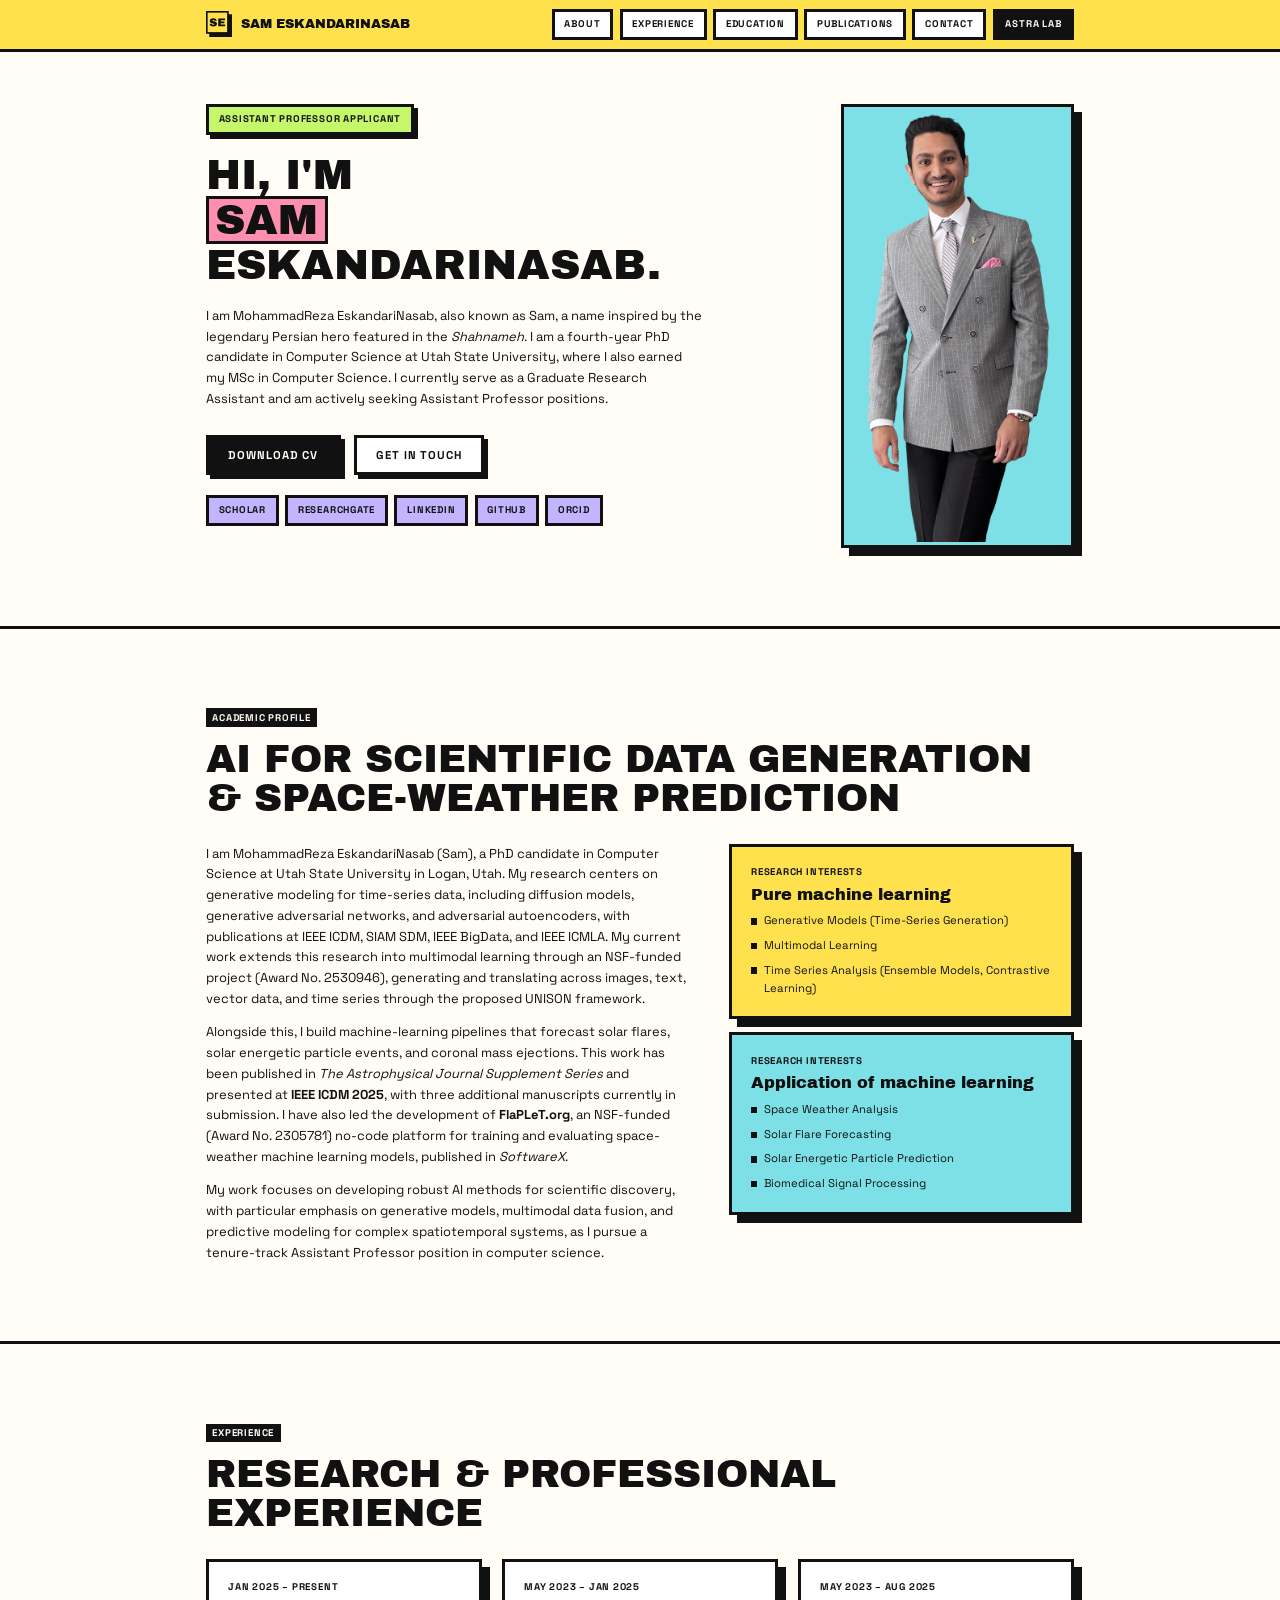
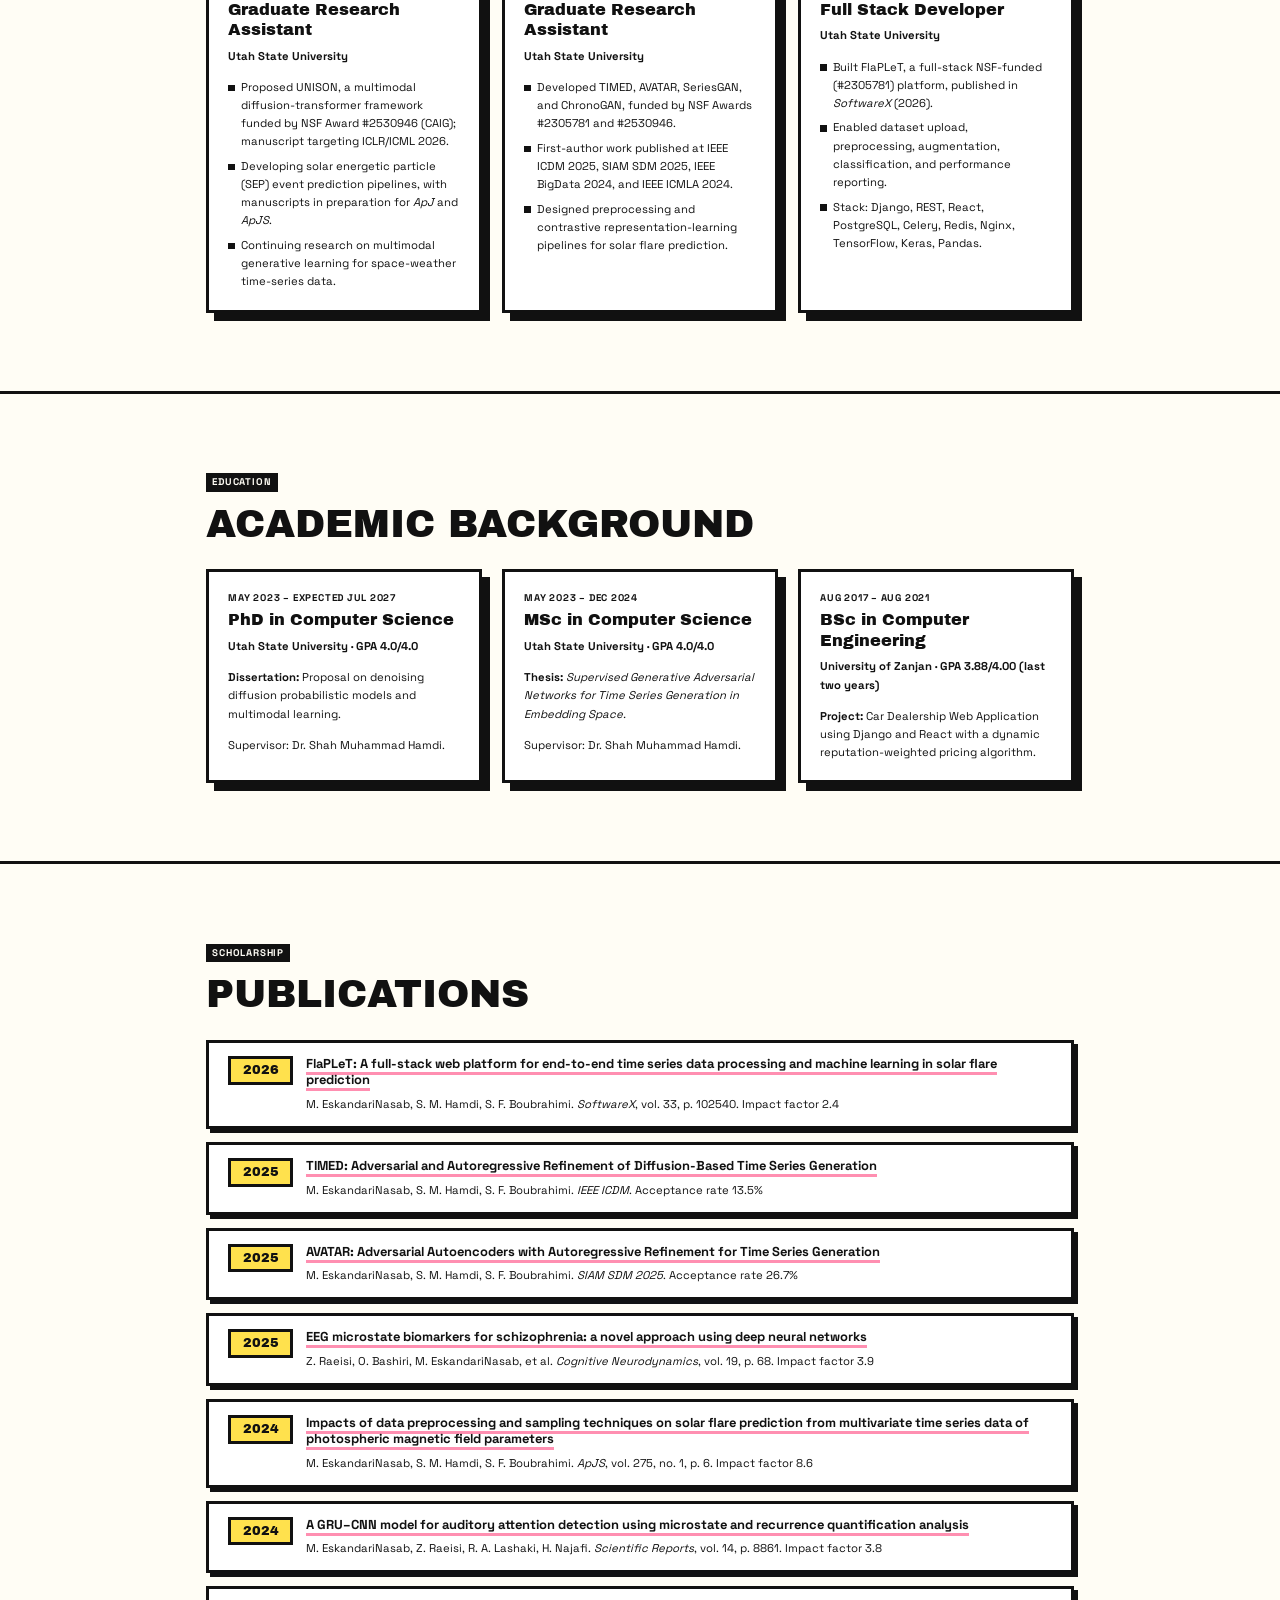
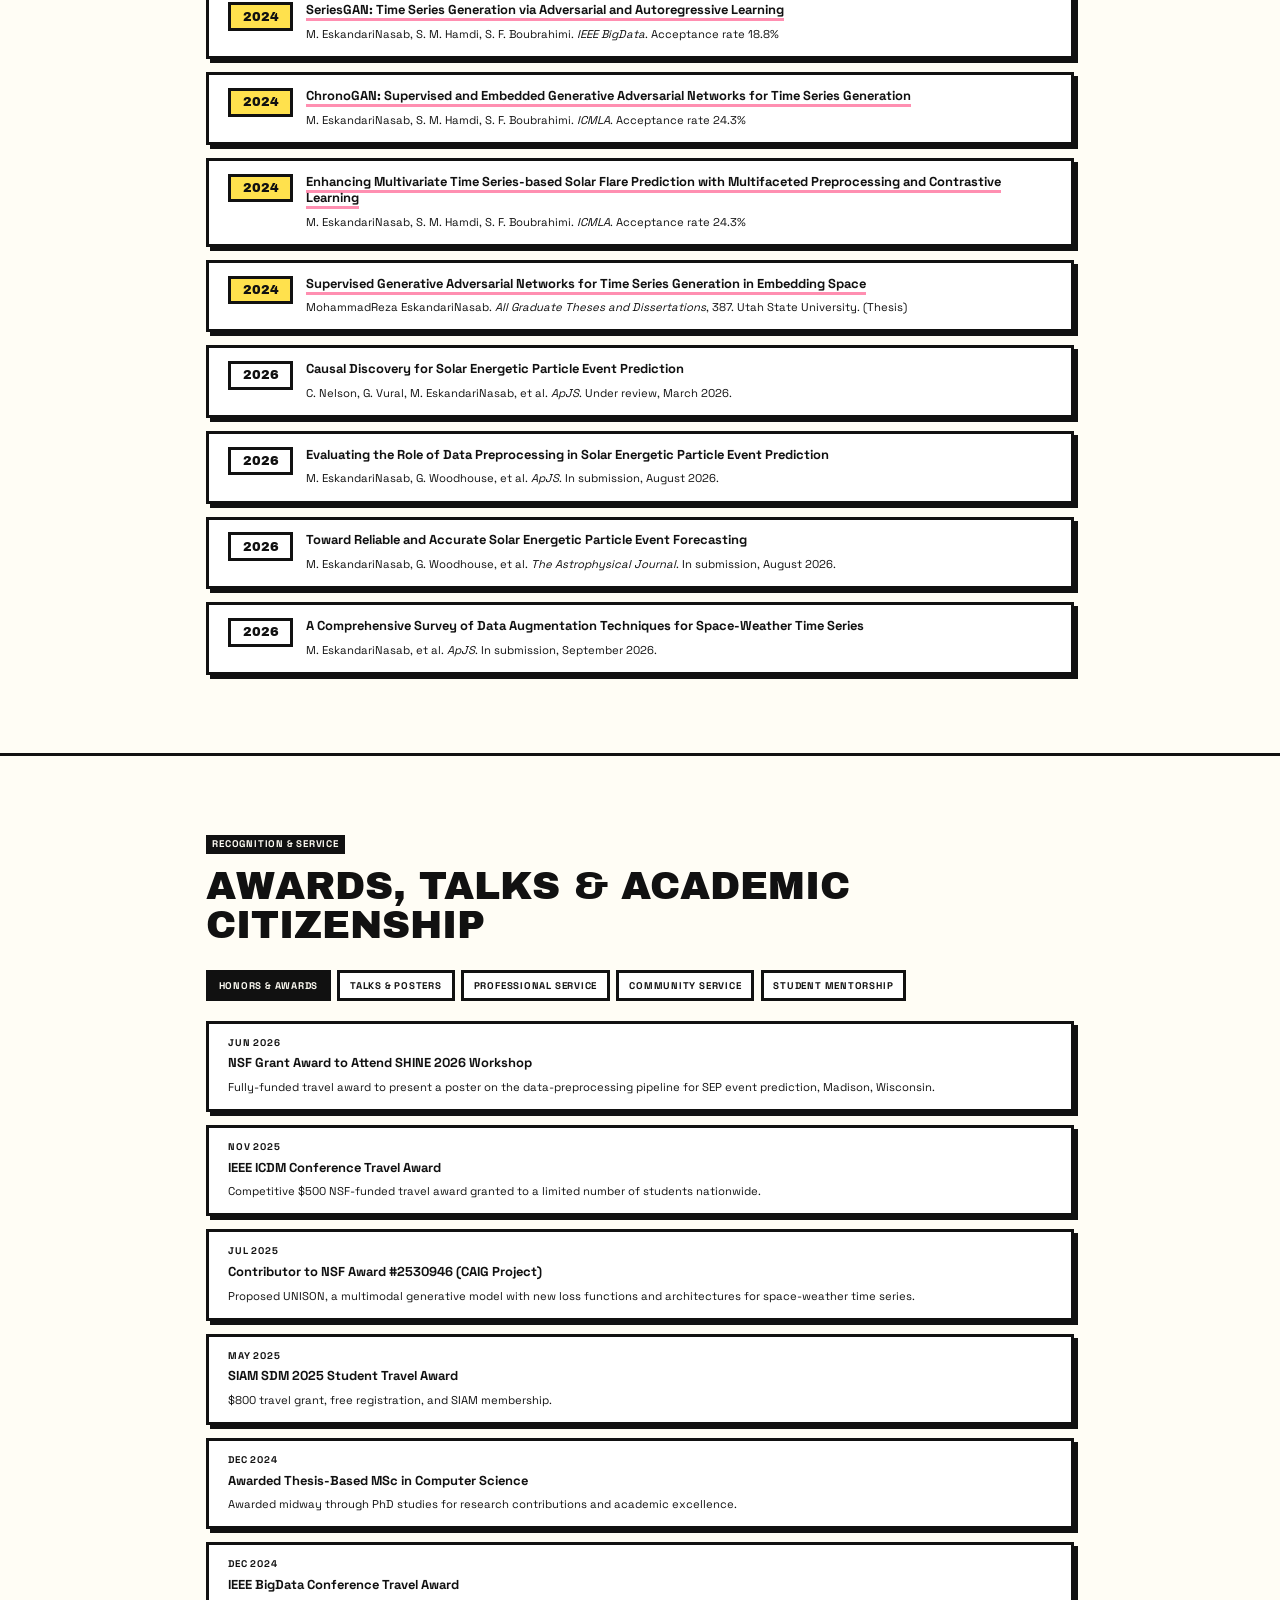
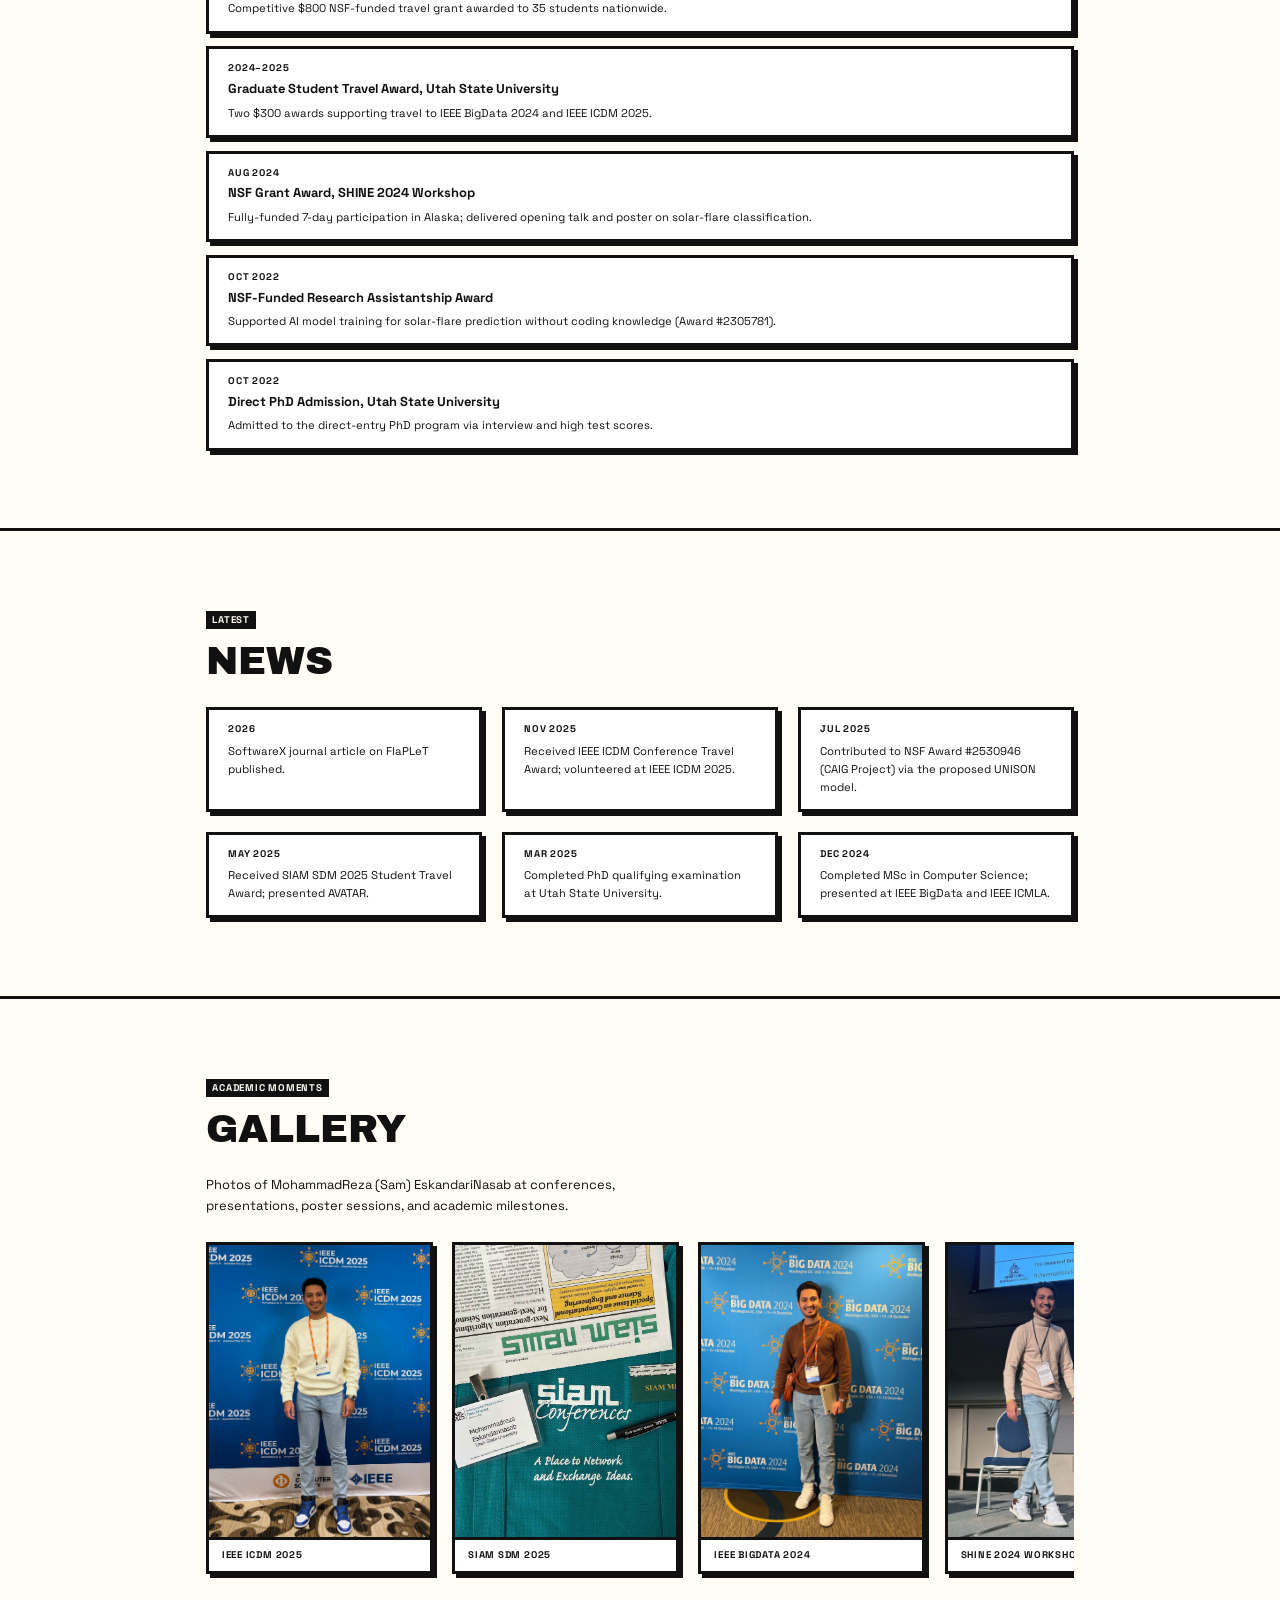
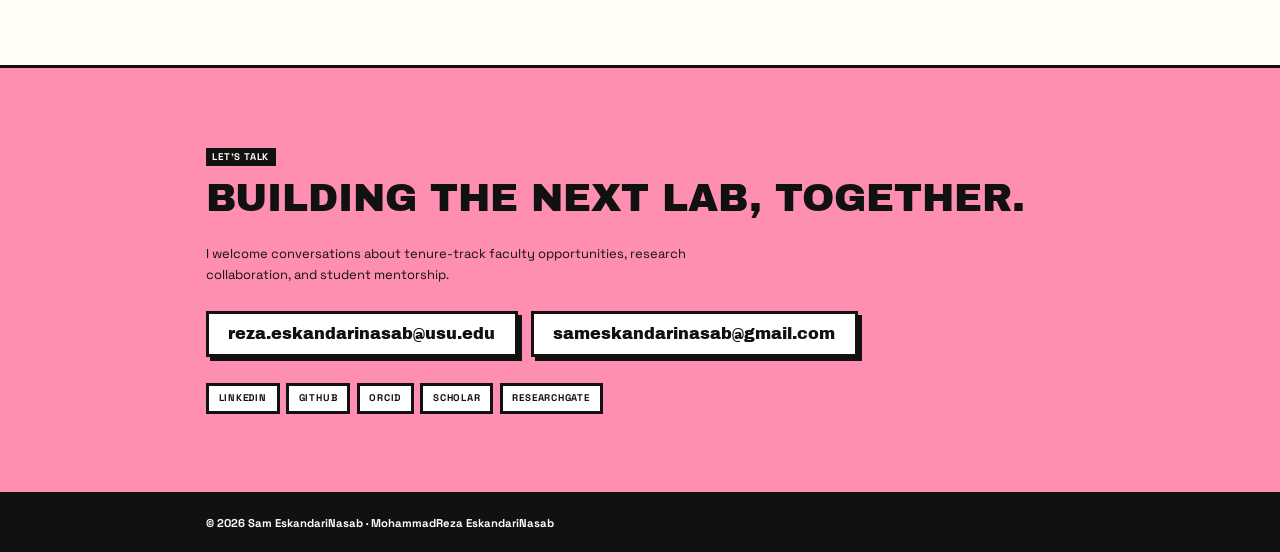
<file: index.html>
<!doctype html>
<html lang="en">
<head>
<meta charset="UTF-8" />
<meta name="viewport" content="width=device-width, initial-scale=1.0" />
<meta name="description" content="MohammadReza EskandariNasab (Sam EskandariNasab) — PhD candidate in Computer Science at Utah State University, seeking tenure-track Assistant Professor positions. Research on generative models, diffusion models, multimodal learning, time-series analysis, and space-weather prediction (solar flares, solar energetic particles)." />
<meta name="keywords" content="MohammadReza EskandariNasab, Sam EskandariNasab, Utah State University, PhD Computer Science, generative models, diffusion models, multimodal learning, time series analysis, space weather prediction, solar flare forecasting, machine learning researcher" />
<meta name="author" content="MohammadReza EskandariNasab" />
<meta name="theme-color" content="#FFE14D" />
<link rel="canonical" href="https://sameskandarinasab.com/" />
<title>MohammadReza (Sam) EskandariNasab · PhD Candidate, Utah State University</title>
<link rel="icon" type="image/png" sizes="180x180" href="assets/se-favicon.png" />
<link rel="icon" type="image/svg+xml" href="assets/se-favicon.svg" />
<link rel="apple-touch-icon" href="assets/se-favicon.png" />
<link rel="preconnect" href="https://fonts.googleapis.com" />
<link rel="preconnect" href="https://fonts.gstatic.com" crossorigin />
<link href="https://fonts.googleapis.com/css2?family=Archivo+Black&family=Space+Grotesk:wght@400;700&display=swap" rel="stylesheet" />
<meta property="og:type" content="profile" />
<meta property="og:title" content="MohammadReza (Sam) EskandariNasab · PhD Candidate, Utah State University" />
<meta property="og:description" content="PhD candidate in Computer Science at Utah State University researching generative models, multimodal learning, and space-weather prediction. Seeking tenure-track Assistant Professor positions." />
<meta property="og:image" content="https://sameskandarinasab.com/gallery/mohammadreza-sam-eskandarinasab-portrait.png" />
<meta property="og:image:alt" content="Portrait of MohammadReza (Sam) EskandariNasab" />
<meta name="twitter:image" content="https://sameskandarinasab.com/gallery/mohammadreza-sam-eskandarinasab-portrait.png" />
<meta name="twitter:image:alt" content="Portrait of MohammadReza (Sam) EskandariNasab" />
<meta property="og:url" content="https://sameskandarinasab.com/" />
<meta property="profile:first_name" content="MohammadReza" />
<meta property="profile:last_name" content="EskandariNasab" />
<meta name="twitter:card" content="summary_large_image" />
<meta name="twitter:title" content="MohammadReza (Sam) EskandariNasab · PhD Candidate, Utah State University" />
<meta name="twitter:description" content="PhD candidate in Computer Science at Utah State University researching generative models, multimodal learning, and space-weather prediction." />

<script type="application/ld+json">
{
  "@context": "https://schema.org",
  "@graph": [
    {
      "@type": "ProfilePage",
      "@id": "https://sameskandarinasab.com/#webpage",
      "url": "https://sameskandarinasab.com/",
      "name": "MohammadReza (Sam) EskandariNasab · PhD Candidate, Utah State University",
      "mainEntity": {
        "@id": "https://sameskandarinasab.com/#person"
      },
      "primaryImageOfPage": {
        "@id": "https://sameskandarinasab.com/#image-portrait"
      },
      "image": [
        {
          "@id": "https://sameskandarinasab.com/#image-portrait"
        },
        {
          "@id": "https://sameskandarinasab.com/#image-ieee-icdm-2025"
        },
        {
          "@id": "https://sameskandarinasab.com/#image-siam-sdm-2025"
        },
        {
          "@id": "https://sameskandarinasab.com/#image-ieee-bigdata-2024"
        },
        {
          "@id": "https://sameskandarinasab.com/#image-shine-2024-workshop"
        },
        {
          "@id": "https://sameskandarinasab.com/#image-shine-2024-portrait"
        },
        {
          "@id": "https://sameskandarinasab.com/#image-shine-2026"
        },
        {
          "@id": "https://sameskandarinasab.com/#image-msc-thesis-defense"
        },
        {
          "@id": "https://sameskandarinasab.com/#image-msc-graduation"
        },
        {
          "@id": "https://sameskandarinasab.com/#image-academic-interview"
        }
      ]
    },
    {
      "@type": "Person",
      "@id": "https://sameskandarinasab.com/#person",
      "name": "MohammadReza EskandariNasab",
      "alternateName": [
        "Sam EskandariNasab",
        "MohammadReza (Sam) EskandariNasab"
      ],
      "givenName": "MohammadReza",
      "familyName": "EskandariNasab",
      "url": "https://sameskandarinasab.com/",
      "image": [
        {
          "@id": "https://sameskandarinasab.com/#image-portrait"
        },
        {
          "@id": "https://sameskandarinasab.com/#image-ieee-icdm-2025"
        },
        {
          "@id": "https://sameskandarinasab.com/#image-siam-sdm-2025"
        },
        {
          "@id": "https://sameskandarinasab.com/#image-ieee-bigdata-2024"
        },
        {
          "@id": "https://sameskandarinasab.com/#image-shine-2024-workshop"
        },
        {
          "@id": "https://sameskandarinasab.com/#image-shine-2024-portrait"
        },
        {
          "@id": "https://sameskandarinasab.com/#image-shine-2026"
        },
        {
          "@id": "https://sameskandarinasab.com/#image-msc-thesis-defense"
        },
        {
          "@id": "https://sameskandarinasab.com/#image-msc-graduation"
        },
        {
          "@id": "https://sameskandarinasab.com/#image-academic-interview"
        }
      ],
      "jobTitle": "PhD Candidate in Computer Science",
      "description": "PhD candidate in Computer Science at Utah State University researching generative models, diffusion models, multimodal learning, time-series analysis, and space-weather prediction. Seeking tenure-track Assistant Professor positions.",
      "affiliation": {
        "@type": "CollegeOrUniversity",
        "name": "Utah State University"
      },
      "alumniOf": [
        {
          "@type": "CollegeOrUniversity",
          "name": "Utah State University"
        },
        {
          "@type": "CollegeOrUniversity",
          "name": "University of Zanjan"
        }
      ],
      "email": "mailto:sameskandarinasab@gmail.com",
      "sameAs": [
        "https://scholar.google.com/citations?user=oUuVbaUAAAAJ",
        "https://www.researchgate.net/profile/Mohammadreza-Eskandarinasab",
        "https://www.linkedin.com/in/samresume",
        "https://github.com/samresume",
        "https://orcid.org/0009-0004-0697-3716"
      ]
    },
    {
      "@type": "ImageObject",
      "@id": "https://sameskandarinasab.com/#image-portrait",
      "contentUrl": "https://sameskandarinasab.com/gallery/mohammadreza-sam-eskandarinasab-portrait.png",
      "url": "https://sameskandarinasab.com/gallery/mohammadreza-sam-eskandarinasab-portrait.png",
      "name": "Portrait of MohammadReza (Sam) EskandariNasab",
      "caption": "Portrait of MohammadReza (Sam) EskandariNasab",
      "about": {
        "@id": "https://sameskandarinasab.com/#person"
      },
      "creator": {
        "@id": "https://sameskandarinasab.com/#person"
      },
      "creditText": "MohammadReza EskandariNasab",
      "copyrightNotice": "© MohammadReza EskandariNasab",
      "encodingFormat": "image/png",
      "width": 1124,
      "height": 2142
    },
    {
      "@type": "ImageObject",
      "@id": "https://sameskandarinasab.com/#image-ieee-icdm-2025",
      "contentUrl": "https://sameskandarinasab.com/gallery/mohammadreza-sam-eskandarinasab-ieee-icdm-2025.jpg",
      "url": "https://sameskandarinasab.com/gallery/mohammadreza-sam-eskandarinasab-ieee-icdm-2025.jpg",
      "name": "MohammadReza EskandariNasab (Sam EskandariNasab) presenting at IEEE ICDM 2025",
      "caption": "MohammadReza EskandariNasab (Sam EskandariNasab) presenting at IEEE ICDM 2025",
      "about": {
        "@id": "https://sameskandarinasab.com/#person"
      },
      "creator": {
        "@id": "https://sameskandarinasab.com/#person"
      },
      "creditText": "MohammadReza EskandariNasab",
      "copyrightNotice": "© MohammadReza EskandariNasab",
      "encodingFormat": "image/jpeg",
      "width": 2000,
      "height": 2667
    },
    {
      "@type": "ImageObject",
      "@id": "https://sameskandarinasab.com/#image-siam-sdm-2025",
      "contentUrl": "https://sameskandarinasab.com/gallery/mohammadreza-sam-eskandarinasab-siam-sdm-2025.jpg",
      "url": "https://sameskandarinasab.com/gallery/mohammadreza-sam-eskandarinasab-siam-sdm-2025.jpg",
      "name": "MohammadReza EskandariNasab (Sam EskandariNasab) at SIAM SDM 2025",
      "caption": "MohammadReza EskandariNasab (Sam EskandariNasab) at SIAM SDM 2025",
      "about": {
        "@id": "https://sameskandarinasab.com/#person"
      },
      "creator": {
        "@id": "https://sameskandarinasab.com/#person"
      },
      "creditText": "MohammadReza EskandariNasab",
      "copyrightNotice": "© MohammadReza EskandariNasab",
      "encodingFormat": "image/jpeg",
      "width": 1400,
      "height": 1866
    },
    {
      "@type": "ImageObject",
      "@id": "https://sameskandarinasab.com/#image-ieee-bigdata-2024",
      "contentUrl": "https://sameskandarinasab.com/gallery/mohammadreza-sam-eskandarinasab-ieee-bigdata-2024.jpg",
      "url": "https://sameskandarinasab.com/gallery/mohammadreza-sam-eskandarinasab-ieee-bigdata-2024.jpg",
      "name": "MohammadReza EskandariNasab (Sam EskandariNasab) at IEEE BigData 2024",
      "caption": "MohammadReza EskandariNasab (Sam EskandariNasab) at IEEE BigData 2024",
      "about": {
        "@id": "https://sameskandarinasab.com/#person"
      },
      "creator": {
        "@id": "https://sameskandarinasab.com/#person"
      },
      "creditText": "MohammadReza EskandariNasab",
      "copyrightNotice": "© MohammadReza EskandariNasab",
      "encodingFormat": "image/jpeg",
      "width": 2000,
      "height": 2666
    },
    {
      "@type": "ImageObject",
      "@id": "https://sameskandarinasab.com/#image-shine-2024-workshop",
      "contentUrl": "https://sameskandarinasab.com/gallery/mohammadreza-sam-eskandarinasab-shine-2024-workshop.jpg",
      "url": "https://sameskandarinasab.com/gallery/mohammadreza-sam-eskandarinasab-shine-2024-workshop.jpg",
      "name": "MohammadReza EskandariNasab (Sam EskandariNasab) at the SHINE 2024 Workshop",
      "caption": "MohammadReza EskandariNasab (Sam EskandariNasab) at the SHINE 2024 Workshop",
      "about": {
        "@id": "https://sameskandarinasab.com/#person"
      },
      "creator": {
        "@id": "https://sameskandarinasab.com/#person"
      },
      "creditText": "MohammadReza EskandariNasab",
      "copyrightNotice": "© MohammadReza EskandariNasab",
      "encodingFormat": "image/jpeg",
      "width": 2000,
      "height": 2668
    },
    {
      "@type": "ImageObject",
      "@id": "https://sameskandarinasab.com/#image-shine-2024-portrait",
      "contentUrl": "https://sameskandarinasab.com/gallery/mohammadreza-sam-eskandarinasab-shine-2024-portrait.jpg",
      "url": "https://sameskandarinasab.com/gallery/mohammadreza-sam-eskandarinasab-shine-2024-portrait.jpg",
      "name": "Portrait of MohammadReza EskandariNasab (Sam EskandariNasab) at SHINE 2024",
      "caption": "Portrait of MohammadReza EskandariNasab (Sam EskandariNasab) at SHINE 2024",
      "about": {
        "@id": "https://sameskandarinasab.com/#person"
      },
      "creator": {
        "@id": "https://sameskandarinasab.com/#person"
      },
      "creditText": "MohammadReza EskandariNasab",
      "copyrightNotice": "© MohammadReza EskandariNasab",
      "encodingFormat": "image/jpeg",
      "width": 1920,
      "height": 2560
    },
    {
      "@type": "ImageObject",
      "@id": "https://sameskandarinasab.com/#image-shine-2026",
      "contentUrl": "https://sameskandarinasab.com/gallery/mohammadreza-sam-eskandarinasab-shine-2026.jpg",
      "url": "https://sameskandarinasab.com/gallery/mohammadreza-sam-eskandarinasab-shine-2026.jpg",
      "name": "MohammadReza EskandariNasab (Sam EskandariNasab) at SHINE 2026",
      "caption": "MohammadReza EskandariNasab (Sam EskandariNasab) at SHINE 2026",
      "about": {
        "@id": "https://sameskandarinasab.com/#person"
      },
      "creator": {
        "@id": "https://sameskandarinasab.com/#person"
      },
      "creditText": "MohammadReza EskandariNasab",
      "copyrightNotice": "© MohammadReza EskandariNasab",
      "encodingFormat": "image/jpeg",
      "width": 1500,
      "height": 2000
    },
    {
      "@type": "ImageObject",
      "@id": "https://sameskandarinasab.com/#image-msc-thesis-defense",
      "contentUrl": "https://sameskandarinasab.com/gallery/mohammadreza-sam-eskandarinasab-msc-thesis-defense.jpg",
      "url": "https://sameskandarinasab.com/gallery/mohammadreza-sam-eskandarinasab-msc-thesis-defense.jpg",
      "name": "MohammadReza EskandariNasab (Sam EskandariNasab) at his master's thesis defense",
      "caption": "MohammadReza EskandariNasab (Sam EskandariNasab) at his master's thesis defense",
      "about": {
        "@id": "https://sameskandarinasab.com/#person"
      },
      "creator": {
        "@id": "https://sameskandarinasab.com/#person"
      },
      "creditText": "MohammadReza EskandariNasab",
      "copyrightNotice": "© MohammadReza EskandariNasab",
      "encodingFormat": "image/jpeg",
      "width": 1826,
      "height": 2434
    },
    {
      "@type": "ImageObject",
      "@id": "https://sameskandarinasab.com/#image-msc-graduation",
      "contentUrl": "https://sameskandarinasab.com/gallery/mohammadreza-sam-eskandarinasab-msc-graduation.jpg",
      "url": "https://sameskandarinasab.com/gallery/mohammadreza-sam-eskandarinasab-msc-graduation.jpg",
      "name": "MohammadReza EskandariNasab (Sam EskandariNasab) at MSc graduation",
      "caption": "MohammadReza EskandariNasab (Sam EskandariNasab) at MSc graduation",
      "about": {
        "@id": "https://sameskandarinasab.com/#person"
      },
      "creator": {
        "@id": "https://sameskandarinasab.com/#person"
      },
      "creditText": "MohammadReza EskandariNasab",
      "copyrightNotice": "© MohammadReza EskandariNasab",
      "encodingFormat": "image/jpeg",
      "width": 2000,
      "height": 2667
    },
    {
      "@type": "ImageObject",
      "@id": "https://sameskandarinasab.com/#image-academic-interview",
      "contentUrl": "https://sameskandarinasab.com/gallery/mohammadreza-sam-eskandarinasab-academic-interview.jpg",
      "url": "https://sameskandarinasab.com/gallery/mohammadreza-sam-eskandarinasab-academic-interview.jpg",
      "name": "MohammadReza EskandariNasab (Sam EskandariNasab) during an academic interview",
      "caption": "MohammadReza EskandariNasab (Sam EskandariNasab) during an academic interview",
      "about": {
        "@id": "https://sameskandarinasab.com/#person"
      },
      "creator": {
        "@id": "https://sameskandarinasab.com/#person"
      },
      "creditText": "MohammadReza EskandariNasab",
      "copyrightNotice": "© MohammadReza EskandariNasab",
      "encodingFormat": "image/jpeg",
      "width": 2500,
      "height": 3333
    }
  ]
}
</script>
<link rel="stylesheet" href="styles.css?v=6" />
</head>
<body>

<header class="nav">
  <div class="wrap">
    <a class="brand" href="#top"><img src="assets/se-logo.svg" width="64" height="64" alt="" /> Sam EskandariNasab</a>
    <nav class="row" aria-label="Primary">
      <a class="chip" href="#about">About</a>
      <a class="chip" href="#experience">Experience</a>
      <a class="chip" href="#education">Education</a>
      <a class="chip" href="#publications">Publications</a>
      <a class="chip" href="#contact">Contact</a>
      <a class="chip chip-dark" href="astra-lab.html">ASTRA Lab</a>
    </nav>
  </div>
</header>

<main id="top">

  <!-- ================= HERO ================= -->
  <section class="hero">
    <div class="wrap hero-grid">
      <div>
        <span class="chip tag">Assistant Professor applicant</span>
        <h1 class="hero-title">Hi, I'm<br /><span class="hl">Sam</span><br />Eskandari&shy;Nasab.</h1>
        <div class="prose">
          <p>
            I am MohammadReza EskandariNasab, also known as Sam, a name inspired by the legendary Persian hero
            featured in the <em>Shahnameh</em>. I am a fourth-year PhD candidate in Computer Science at Utah State
            University, where I also earned my MSc in Computer Science. I currently serve as a Graduate Research
            Assistant and am actively seeking Assistant Professor positions.
          </p>
        </div>
        <div class="actions">
          <a class="btn btn-primary" href="Sam-EskandariNasab-CV.pdf" target="_blank" rel="noopener">Download CV</a>
          <a class="btn" href="#contact">Get in touch</a>
        </div>
        <ul class="row">
          <li><a class="chip chip-violet" href="https://scholar.google.com/citations?user=oUuVbaUAAAAJ" target="_blank" rel="noreferrer">Scholar</a></li>
          <li><a class="chip chip-violet" href="https://www.researchgate.net/profile/Mohammadreza-Eskandarinasab" target="_blank" rel="noreferrer">ResearchGate</a></li>
          <li><a class="chip chip-violet" href="https://www.linkedin.com/in/samresume" target="_blank" rel="noreferrer">LinkedIn</a></li>
          <li><a class="chip chip-violet" href="https://github.com/samresume" target="_blank" rel="noreferrer">GitHub</a></li>
          <li><a class="chip chip-violet" href="https://orcid.org/0009-0004-0697-3716" target="_blank" rel="noreferrer">ORCID</a></li>
        </ul>
      </div>
      <div class="portrait"><img src="gallery/mohammadreza-sam-eskandarinasab-portrait.png" width="1124" height="2142" alt="Portrait of MohammadReza (Sam) EskandariNasab" /></div>
    </div>
  </section>

  <!-- ================= ABOUT ================= -->
  <section class="section" id="about">
    <div class="wrap">
      <span class="kicker">Academic profile</span>
      <h2 class="title-section">AI for scientific data generation &amp; space-weather prediction</h2>
      <div class="about-grid">
        <div class="prose">
          <p>
            I am MohammadReza EskandariNasab (Sam), a PhD candidate in Computer Science at Utah State University in
            Logan, Utah. My research centers on generative modeling for time-series data, including diffusion
            models, generative adversarial networks, and adversarial autoencoders, with publications at IEEE ICDM,
            SIAM SDM, IEEE BigData, and IEEE ICMLA. My current work extends this research into multimodal learning
            through an NSF-funded project (Award No. 2530946), generating and translating across images, text,
            vector data, and time series through the proposed UNISON framework.
          </p>
          <p>
            Alongside this, I build machine-learning pipelines that forecast solar flares, solar energetic particle
            events, and coronal mass ejections. This work has been published in <em>The Astrophysical Journal
            Supplement Series</em> and presented at <strong>IEEE ICDM 2025</strong>, with three additional
            manuscripts currently in submission. I have also led the development of <strong>FlaPLeT.org</strong>,
            an NSF-funded (Award No. 2305781) no-code platform for training and evaluating space-weather machine
            learning models, published in <em>SoftwareX</em>.
          </p>
          <p>
            My work focuses on developing robust AI methods for scientific discovery, with particular emphasis on
            generative models, multimodal data fusion, and predictive modeling for complex spatiotemporal systems,
            as I pursue a tenure-track Assistant Professor position in computer science.
          </p>
        </div>
        <div class="stack" id="research">
          <article class="card feature-yellow">
            <p class="meta">Research interests</p>
            <h3 class="title-card">Pure machine learning</h3>
            <ul class="bullets">
              <li>Generative Models (Time-Series Generation)</li>
              <li>Multimodal Learning</li>
              <li>Time Series Analysis (Ensemble Models, Contrastive Learning)</li>
            </ul>
          </article>
          <article class="card feature-cyan">
            <p class="meta">Research interests</p>
            <h3 class="title-card">Application of machine learning</h3>
            <ul class="bullets">
              <li>Space Weather Analysis</li>
              <li>Solar Flare Forecasting</li>
              <li>Solar Energetic Particle Prediction</li>
              <li>Biomedical Signal Processing</li>
            </ul>
          </article>
        </div>
      </div>
    </div>
  </section>

  <!-- ================= EXPERIENCE ================= -->
  <section class="section" id="experience">
    <div class="wrap">
      <span class="kicker">Experience</span>
      <h2 class="title-section">Research &amp; professional experience</h2>
      <div class="grid-3">
        <article class="card">
          <p class="meta">Jan 2025 – Present</p>
          <h3 class="title-card">Graduate Research Assistant</h3>
          <p class="org">Utah State University</p>
          <ul class="bullets">
            <li>Proposed UNISON, a multimodal diffusion-transformer framework funded by NSF Award #2530946 (CAIG); manuscript targeting ICLR/ICML 2026.</li>
            <li>Developing solar energetic particle (SEP) event prediction pipelines, with manuscripts in preparation for <em>ApJ</em> and <em>ApJS</em>.</li>
            <li>Continuing research on multimodal generative learning for space-weather time-series data.</li>
          </ul>
        </article>
        <article class="card">
          <p class="meta">May 2023 – Jan 2025</p>
          <h3 class="title-card">Graduate Research Assistant</h3>
          <p class="org">Utah State University</p>
          <ul class="bullets">
            <li>Developed TIMED, AVATAR, SeriesGAN, and ChronoGAN, funded by NSF Awards #2305781 and #2530946.</li>
            <li>First-author work published at IEEE ICDM 2025, SIAM SDM 2025, IEEE BigData 2024, and IEEE ICMLA 2024.</li>
            <li>Designed preprocessing and contrastive representation-learning pipelines for solar flare prediction.</li>
          </ul>
        </article>
        <article class="card">
          <p class="meta">May 2023 – Aug 2025</p>
          <h3 class="title-card">Full Stack Developer</h3>
          <p class="org">Utah State University</p>
          <ul class="bullets">
            <li>Built FlaPLeT, a full-stack NSF-funded (#2305781) platform, published in <em>SoftwareX</em> (2026).</li>
            <li>Enabled dataset upload, preprocessing, augmentation, classification, and performance reporting.</li>
            <li>Stack: Django, REST, React, PostgreSQL, Celery, Redis, Nginx, TensorFlow, Keras, Pandas.</li>
          </ul>
        </article>
      </div>
    </div>
  </section>

  <!-- ================= EDUCATION ================= -->
  <section class="section" id="education">
    <div class="wrap">
      <span class="kicker">Education</span>
      <h2 class="title-section">Academic background</h2>
      <div class="grid-3">
        <article class="card">
          <p class="meta">May 2023 – Expected Jul 2027</p>
          <h3 class="title-card">PhD in Computer Science</h3>
          <p class="org">Utah State University · GPA 4.0/4.0</p>
          <div class="stack text-sm">
            <p><strong>Dissertation:</strong> Proposal on denoising diffusion probabilistic models and multimodal learning.</p>
            <p>Supervisor: Dr. Shah Muhammad Hamdi.</p>
          </div>
        </article>
        <article class="card">
          <p class="meta">May 2023 – Dec 2024</p>
          <h3 class="title-card">MSc in Computer Science</h3>
          <p class="org">Utah State University · GPA 4.0/4.0</p>
          <div class="stack text-sm">
            <p><strong>Thesis:</strong> <em>Supervised Generative Adversarial Networks for Time Series Generation in Embedding Space.</em></p>
            <p>Supervisor: Dr. Shah Muhammad Hamdi.</p>
          </div>
        </article>
        <article class="card">
          <p class="meta">Aug 2017 – Aug 2021</p>
          <h3 class="title-card">BSc in Computer Engineering</h3>
          <p class="org">University of Zanjan · GPA 3.88/4.00 (last two years)</p>
          <div class="stack text-sm">
            <p><strong>Project:</strong> Car Dealership Web Application using Django and React with a dynamic reputation-weighted pricing algorithm.</p>
          </div>
        </article>
      </div>
    </div>
  </section>

  <!-- ================= PUBLICATIONS ================= -->
  <section class="section" id="publications">
    <div class="wrap">
      <span class="kicker">Scholarship</span>
      <h2 class="title-section">Publications</h2>
      <ol class="stack">
        <li class="item pub"><span class="stamp">2026</span><div><h3 class="title-item"><a href="https://doi.org/10.1016/j.softx.2026.102540" target="_blank" rel="noreferrer">FlaPLeT: A full-stack web platform for end-to-end time series data processing and machine learning in solar flare prediction</a></h3><p class="text-sm">M. EskandariNasab, S. M. Hamdi, S. F. Boubrahimi. <em>SoftwareX</em>, vol. 33, p. 102540. Impact factor 2.4</p></div></li>
        <li class="item pub"><span class="stamp">2025</span><div><h3 class="title-item"><a href="https://doi.org/10.1109/ICDM65498.2025.00128" target="_blank" rel="noreferrer">TIMED: Adversarial and Autoregressive Refinement of Diffusion-Based Time Series Generation</a></h3><p class="text-sm">M. EskandariNasab, S. M. Hamdi, S. F. Boubrahimi. <em>IEEE ICDM</em>. Acceptance rate 13.5%</p></div></li>
        <li class="item pub"><span class="stamp">2025</span><div><h3 class="title-item"><a href="https://doi.org/10.1137/1.9781611978520.59" target="_blank" rel="noreferrer">AVATAR: Adversarial Autoencoders with Autoregressive Refinement for Time Series Generation</a></h3><p class="text-sm">M. EskandariNasab, S. M. Hamdi, S. F. Boubrahimi. <em>SIAM SDM 2025</em>. Acceptance rate 26.7%</p></div></li>
        <li class="item pub"><span class="stamp">2025</span><div><h3 class="title-item"><a href="https://doi.org/10.1007/s11571-025-10251-z" target="_blank" rel="noreferrer">EEG microstate biomarkers for schizophrenia: a novel approach using deep neural networks</a></h3><p class="text-sm">Z. Raeisi, O. Bashiri, M. EskandariNasab, et al. <em>Cognitive Neurodynamics</em>, vol. 19, p. 68. Impact factor 3.9</p></div></li>
        <li class="item pub"><span class="stamp">2024</span><div><h3 class="title-item"><a href="https://doi.org/10.3847/1538-4365/ad7c4a" target="_blank" rel="noreferrer">Impacts of data preprocessing and sampling techniques on solar flare prediction from multivariate time series data of photospheric magnetic field parameters</a></h3><p class="text-sm">M. EskandariNasab, S. M. Hamdi, S. F. Boubrahimi. <em>ApJS</em>, vol. 275, no. 1, p. 6. Impact factor 8.6</p></div></li>
        <li class="item pub"><span class="stamp">2024</span><div><h3 class="title-item"><a href="https://doi.org/10.1038/s41598-024-58886-y" target="_blank" rel="noreferrer">A GRU–CNN model for auditory attention detection using microstate and recurrence quantification analysis</a></h3><p class="text-sm">M. EskandariNasab, Z. Raeisi, R. A. Lashaki, H. Najafi. <em>Scientific Reports</em>, vol. 14, p. 8861. Impact factor 3.8</p></div></li>
        <li class="item pub"><span class="stamp">2024</span><div><h3 class="title-item"><a href="https://doi.org/10.1109/BigData62323.2024.10825115" target="_blank" rel="noreferrer">SeriesGAN: Time Series Generation via Adversarial and Autoregressive Learning</a></h3><p class="text-sm">M. EskandariNasab, S. M. Hamdi, S. F. Boubrahimi. <em>IEEE BigData</em>. Acceptance rate 18.8%</p></div></li>
        <li class="item pub"><span class="stamp">2024</span><div><h3 class="title-item"><a href="https://doi.org/10.1109/ICMLA61862.2024.00083" target="_blank" rel="noreferrer">ChronoGAN: Supervised and Embedded Generative Adversarial Networks for Time Series Generation</a></h3><p class="text-sm">M. EskandariNasab, S. M. Hamdi, S. F. Boubrahimi. <em>ICMLA</em>. Acceptance rate 24.3%</p></div></li>
        <li class="item pub"><span class="stamp">2024</span><div><h3 class="title-item"><a href="https://doi.org/10.1109/ICMLA61862.2024.00056" target="_blank" rel="noreferrer">Enhancing Multivariate Time Series-based Solar Flare Prediction with Multifaceted Preprocessing and Contrastive Learning</a></h3><p class="text-sm">M. EskandariNasab, S. M. Hamdi, S. F. Boubrahimi. <em>ICMLA</em>. Acceptance rate 24.3%</p></div></li>
        <li class="item pub"><span class="stamp">2024</span><div><h3 class="title-item"><a href="https://digitalcommons.usu.edu/etd2023/387" target="_blank" rel="noreferrer">Supervised Generative Adversarial Networks for Time Series Generation in Embedding Space</a></h3><p class="text-sm">MohammadReza EskandariNasab. <em>All Graduate Theses and Dissertations</em>, 387. Utah State University. (Thesis)</p></div></li>
        <li class="item pub"><span class="stamp stamp-muted">2026</span><div><h3 class="title-item">Causal Discovery for Solar Energetic Particle Event Prediction</h3><p class="text-sm">C. Nelson, G. Vural, M. EskandariNasab, et al. <em>ApJS</em>. Under review, March 2026.</p></div></li>
        <li class="item pub"><span class="stamp stamp-muted">2026</span><div><h3 class="title-item">Evaluating the Role of Data Preprocessing in Solar Energetic Particle Event Prediction</h3><p class="text-sm">M. EskandariNasab, G. Woodhouse, et al. <em>ApJS</em>. In submission, August 2026.</p></div></li>
        <li class="item pub"><span class="stamp stamp-muted">2026</span><div><h3 class="title-item">Toward Reliable and Accurate Solar Energetic Particle Event Forecasting</h3><p class="text-sm">M. EskandariNasab, G. Woodhouse, et al. <em>The Astrophysical Journal</em>. In submission, August 2026.</p></div></li>
        <li class="item pub"><span class="stamp stamp-muted">2026</span><div><h3 class="title-item">A Comprehensive Survey of Data Augmentation Techniques for Space-Weather Time Series</h3><p class="text-sm">M. EskandariNasab, et al. <em>ApJS</em>. In submission, September 2026.</p></div></li>
      </ol>
    </div>
  </section>

  <!-- ================= RECOGNITION ================= -->
  <section class="section" id="recognition">
    <div class="wrap">
      <span class="kicker">Recognition &amp; service</span>
      <h2 class="title-section">Awards, talks &amp; academic citizenship</h2>
      <div class="row tabs" role="tablist">
        <button class="chip is-active" data-t="aw" role="tab" aria-selected="true">Honors &amp; Awards</button>
        <button class="chip" data-t="tk" role="tab" aria-selected="false">Talks &amp; Posters</button>
        <button class="chip" data-t="ps" role="tab" aria-selected="false">Professional Service</button>
        <button class="chip" data-t="cs" role="tab" aria-selected="false">Community Service</button>
        <button class="chip" data-t="mt" role="tab" aria-selected="false">Student Mentorship</button>
      </div>

      <div class="panel is-active" data-p="aw"><ul class="stack">
        <li class="item"><p class="meta">Jun 2026</p><h3 class="title-item">NSF Grant Award to Attend SHINE 2026 Workshop</h3><p class="text-sm">Fully-funded travel award to present a poster on the data-preprocessing pipeline for SEP event prediction, Madison, Wisconsin.</p></li>
        <li class="item"><p class="meta">Nov 2025</p><h3 class="title-item">IEEE ICDM Conference Travel Award</h3><p class="text-sm">Competitive $500 NSF-funded travel award granted to a limited number of students nationwide.</p></li>
        <li class="item"><p class="meta">Jul 2025</p><h3 class="title-item">Contributor to NSF Award #2530946 (CAIG Project)</h3><p class="text-sm">Proposed UNISON, a multimodal generative model with new loss functions and architectures for space-weather time series.</p></li>
        <li class="item"><p class="meta">May 2025</p><h3 class="title-item">SIAM SDM 2025 Student Travel Award</h3><p class="text-sm">$800 travel grant, free registration, and SIAM membership.</p></li>
        <li class="item"><p class="meta">Dec 2024</p><h3 class="title-item">Awarded Thesis-Based MSc in Computer Science</h3><p class="text-sm">Awarded midway through PhD studies for research contributions and academic excellence.</p></li>
        <li class="item"><p class="meta">Dec 2024</p><h3 class="title-item">IEEE BigData Conference Travel Award</h3><p class="text-sm">Competitive $800 NSF-funded travel grant awarded to 35 students nationwide.</p></li>
        <li class="item"><p class="meta">2024–2025</p><h3 class="title-item">Graduate Student Travel Award, Utah State University</h3><p class="text-sm">Two $300 awards supporting travel to IEEE BigData 2024 and IEEE ICDM 2025.</p></li>
        <li class="item"><p class="meta">Aug 2024</p><h3 class="title-item">NSF Grant Award, SHINE 2024 Workshop</h3><p class="text-sm">Fully-funded 7-day participation in Alaska; delivered opening talk and poster on solar-flare classification.</p></li>
        <li class="item"><p class="meta">Oct 2022</p><h3 class="title-item">NSF-Funded Research Assistantship Award</h3><p class="text-sm">Supported AI model training for solar-flare prediction without coding knowledge (Award #2305781).</p></li>
        <li class="item"><p class="meta">Oct 2022</p><h3 class="title-item">Direct PhD Admission, Utah State University</h3><p class="text-sm">Admitted to the direct-entry PhD program via interview and high test scores.</p></li>
      </ul></div>

      <div class="panel" data-p="tk"><ul class="stack">
        <li class="item"><p class="meta">Jun 2026</p><h3 class="title-item">SHINE 2026 Workshop, Madison, Wisconsin</h3><p class="text-sm">Poster presentation on the data-preprocessing pipeline for SEP event prediction.</p></li>
        <li class="item"><p class="meta">Nov 2025</p><h3 class="title-item">IEEE ICDM 2025, Washington, DC</h3><p class="text-sm">Oral presentation of first-author paper TIMED.</p></li>
        <li class="item"><p class="meta">May 2025</p><h3 class="title-item">SIAM SDM 2025, Alexandria, Virginia</h3><p class="text-sm">Oral presentation of first-author paper AVATAR.</p></li>
        <li class="item"><p class="meta">Mar 2025</p><h3 class="title-item">PhD Qualifying Examination, Utah State University</h3><p class="text-sm">Presented two recent papers; responded to a five-member committee.</p></li>
        <li class="item"><p class="meta">Dec 2024</p><h3 class="title-item">IEEE BigData 2024, Washington, DC</h3><p class="text-sm">Oral presentation of first-author paper SeriesGAN.</p></li>
        <li class="item"><p class="meta">Dec 2024</p><h3 class="title-item">IEEE ICMLA 2024, Miami, Florida</h3><p class="text-sm">Virtual oral presentations of two first-author regular papers.</p></li>
        <li class="item"><p class="meta">Nov 2024</p><h3 class="title-item">Master's Thesis Defense, Utah State University</h3><p class="text-sm">Defended <em>Supervised GANs for Time Series Generation in Embedding Space</em>.</p></li>
        <li class="item"><p class="meta">Aug 2024</p><h3 class="title-item">SHINE 2024 Workshop, Juneau, Alaska</h3><p class="text-sm">Session talk and poster on preprocessing and solar-flare prediction.</p></li>
        <li class="item"><p class="meta">Jun 2024</p><h3 class="title-item">Utah State University, STEM Outreach Presenter</h3><p class="text-sm">Presented data science and solar-flare prediction to Indigenous high-school seniors, supported by NSF Award #2305781.</p></li>
      </ul></div>

      <div class="panel" data-p="ps"><ul class="stack">
        <li class="item"><p class="meta">2024 – Present</p><h3 class="title-item">Biomedical Signal Processing and Control (Elsevier)</h3><p class="text-sm">Peer reviewer; 15 manuscript reviews completed.</p></li>
        <li class="item"><p class="meta">2025 – Present</p><h3 class="title-item">Journal of Neural Engineering (IOPscience)</h3><p class="text-sm">Peer reviewer; three manuscript reviews.</p></li>
        <li class="item"><p class="meta">2025 – Present</p><h3 class="title-item">Biomedical Physics &amp; Engineering Express (IOPscience)</h3><p class="text-sm">Peer reviewer; three manuscript reviews.</p></li>
        <li class="item"><p class="meta">2025 – Present</p><h3 class="title-item">Astronomy and Computing (Elsevier)</h3><p class="text-sm">Peer reviewer; two manuscripts.</p></li>
        <li class="item"><p class="meta">2025 – Present</p><h3 class="title-item">Information Fusion (Elsevier)</h3><p class="text-sm">Peer reviewer; two manuscripts.</p></li>
        <li class="item"><p class="meta">2026 – Present</p><h3 class="title-item">SoftwareX (Elsevier)</h3><p class="text-sm">Peer reviewer; two manuscripts.</p></li>
        <li class="item"><p class="meta">2026 – Present</p><h3 class="title-item">IEEE ICDM (IEEE)</h3><p class="text-sm">Co-reviewed two conference submissions.</p></li>
        <li class="item"><p class="meta">2025 – Present</p><h3 class="title-item">Artificial Intelligence (Elsevier)</h3><p class="text-sm">Peer reviewer; one manuscript.</p></li>
        <li class="item"><p class="meta">2026 – Present</p><h3 class="title-item">The Astrophysical Journal (IOPscience)</h3><p class="text-sm">Peer reviewer; one manuscript.</p></li>
        <li class="item"><p class="meta">2026 – Present</p><h3 class="title-item">Pattern Recognition Letters (Elsevier)</h3><p class="text-sm">Peer reviewer; one manuscript.</p></li>
        <li class="item"><p class="meta">2025 – Present</p><h3 class="title-item">Neurocomputing (Elsevier)</h3><p class="text-sm">Peer reviewer; one manuscript.</p></li>
        <li class="item"><p class="meta">2025 – Present</p><h3 class="title-item">Information Sciences (Elsevier)</h3><p class="text-sm">Peer reviewer; one manuscript.</p></li>
        <li class="item"><p class="meta">2025 – Present</p><h3 class="title-item">IEEE J. Biomedical and Health Informatics</h3><p class="text-sm">Peer reviewer; one manuscript.</p></li>
        <li class="item"><p class="meta">2025 – Present</p><h3 class="title-item">Internet of Things and Cyber-Physical Systems (KeAi)</h3><p class="text-sm">Peer reviewer; one manuscript.</p></li>
        <li class="item"><p class="meta">2026 – Present</p><h3 class="title-item">Applied Energy (Elsevier)</h3><p class="text-sm">Peer reviewer; one manuscript.</p></li>
      </ul></div>

      <div class="panel" data-p="cs"><ul class="stack">
        <li class="item"><p class="meta">Nov 2025</p><h3 class="title-item">IEEE ICDM, Student Volunteer</h3><p class="text-sm">Help-desk support, room directions, session navigation, attendee assistance, Washington, DC.</p></li>
        <li class="item"><p class="meta">Dec 2024</p><h3 class="title-item">IEEE BigData, Student Volunteer</h3><p class="text-sm">Technical and logistical support to session chairs; session coordination, Washington, DC.</p></li>
      </ul></div>

      <div class="panel" data-p="mt"><ul class="stack">
        <li class="item"><p class="meta">Summer 2026</p><h3 class="title-item">Garrett Woodhouse</h3><p class="text-sm">B.Sc. Computer Science, Utah State University. Mentoring on NSF Award #2530946 research into SEP event prediction through weekly meetings covering preprocessing pipelines, ensemble models, and scientific writing; co-authored two manuscripts submitted to <em>ApJS</em>.</p></li>
        <li class="item"><p class="meta">Winter 2026</p><h3 class="title-item">Kishore Ragul Alagarsamy</h3><p class="text-sm">M.Sc. Computer Science, Utah State University. Mentoring on the deployment and migration of FlaPLeT.org from a Windows to a Linux production environment.</p></li>
      </ul></div>
    </div>
  </section>

  <!-- ================= NEWS ================= -->
  <section class="section" id="news">
    <div class="wrap">
      <span class="kicker">Latest</span>
      <h2 class="title-section">News</h2>
      <ul class="grid-3">
        <li class="item"><p class="meta">2026</p><p class="text-sm">SoftwareX journal article on FlaPLeT published.</p></li>
        <li class="item"><p class="meta">Nov 2025</p><p class="text-sm">Received IEEE ICDM Conference Travel Award; volunteered at IEEE ICDM 2025.</p></li>
        <li class="item"><p class="meta">Jul 2025</p><p class="text-sm">Contributed to NSF Award #2530946 (CAIG Project) via the proposed UNISON model.</p></li>
        <li class="item"><p class="meta">May 2025</p><p class="text-sm">Received SIAM SDM 2025 Student Travel Award; presented AVATAR.</p></li>
        <li class="item"><p class="meta">Mar 2025</p><p class="text-sm">Completed PhD qualifying examination at Utah State University.</p></li>
        <li class="item"><p class="meta">Dec 2024</p><p class="text-sm">Completed MSc in Computer Science; presented at IEEE BigData and IEEE ICMLA.</p></li>
      </ul>
    </div>
  </section>

  <!-- ================= GALLERY ================= -->
  <section class="section" id="gallery">
    <div class="wrap">
      <span class="kicker">Academic moments</span>
      <h2 class="title-section">Gallery</h2>
      <p class="intro">Photos of MohammadReza (Sam) EskandariNasab at conferences, presentations, poster sessions, and academic milestones.</p>
      <div class="strip">
        <figure class="shot"><img src="gallery/mohammadreza-sam-eskandarinasab-ieee-icdm-2025.jpg" width="2000" height="2667" alt="MohammadReza EskandariNasab (Sam EskandariNasab) presenting at IEEE ICDM 2025" loading="lazy" /><figcaption>IEEE ICDM 2025</figcaption></figure>
        <figure class="shot"><img src="gallery/mohammadreza-sam-eskandarinasab-siam-sdm-2025.jpg" width="1400" height="1866" alt="MohammadReza EskandariNasab (Sam EskandariNasab) at SIAM SDM 2025" loading="lazy" /><figcaption>SIAM SDM 2025</figcaption></figure>
        <figure class="shot"><img src="gallery/mohammadreza-sam-eskandarinasab-ieee-bigdata-2024.jpg" width="2000" height="2666" alt="MohammadReza EskandariNasab (Sam EskandariNasab) at IEEE BigData 2024" loading="lazy" /><figcaption>IEEE BigData 2024</figcaption></figure>
        <figure class="shot"><img src="gallery/mohammadreza-sam-eskandarinasab-shine-2024-workshop.jpg" width="2000" height="2668" alt="MohammadReza EskandariNasab (Sam EskandariNasab) at the SHINE 2024 Workshop" loading="lazy" /><figcaption>SHINE 2024 Workshop</figcaption></figure>
        <figure class="shot"><img src="gallery/mohammadreza-sam-eskandarinasab-shine-2024-portrait.jpg" width="1920" height="2560" alt="Portrait of MohammadReza EskandariNasab (Sam EskandariNasab) at SHINE 2024" loading="lazy" /><figcaption>SHINE 2024</figcaption></figure>
        <figure class="shot"><img src="gallery/mohammadreza-sam-eskandarinasab-shine-2026.jpg" width="1500" height="2000" alt="MohammadReza EskandariNasab (Sam EskandariNasab) at SHINE 2026" loading="lazy" /><figcaption>SHINE 2026</figcaption></figure>
        <figure class="shot"><img src="gallery/mohammadreza-sam-eskandarinasab-msc-thesis-defense.jpg" width="1826" height="2434" alt="MohammadReza EskandariNasab (Sam EskandariNasab) at his master's thesis defense" loading="lazy" /><figcaption>Thesis defense</figcaption></figure>
        <figure class="shot"><img src="gallery/mohammadreza-sam-eskandarinasab-msc-graduation.jpg" width="2000" height="2667" alt="MohammadReza EskandariNasab (Sam EskandariNasab) at MSc graduation" loading="lazy" /><figcaption>MSc graduation</figcaption></figure>
        <figure class="shot"><img src="gallery/mohammadreza-sam-eskandarinasab-academic-interview.jpg" width="2500" height="3333" alt="MohammadReza EskandariNasab (Sam EskandariNasab) during an academic interview" loading="lazy" /><figcaption>Academic interview</figcaption></figure>
      </div>
    </div>
  </section>

  <!-- ================= CONTACT ================= -->
  <section class="section contact" id="contact">
    <div class="wrap">
      <span class="kicker">Let's talk</span>
      <h2 class="title-section">Building the next lab, together.</h2>
      <div class="prose"><p>I welcome conversations about tenure-track faculty opportunities, research collaboration, and student mentorship.</p></div>
      <div class="mails">
        <a class="mail" href="mailto:reza.eskandarinasab@usu.edu">reza.eskandarinasab@usu.edu</a>
        <a class="mail" href="mailto:sameskandarinasab@gmail.com">sameskandarinasab@gmail.com</a>
      </div>
      <ul class="row">
        <li><a class="chip" href="https://www.linkedin.com/in/samresume" target="_blank" rel="noreferrer">LinkedIn</a></li>
        <li><a class="chip" href="https://github.com/samresume" target="_blank" rel="noreferrer">GitHub</a></li>
        <li><a class="chip" href="https://orcid.org/0009-0004-0697-3716" target="_blank" rel="noreferrer">ORCID</a></li>
        <li><a class="chip" href="https://scholar.google.com/citations?user=oUuVbaUAAAAJ" target="_blank" rel="noreferrer">Scholar</a></li>
        <li><a class="chip" href="https://www.researchgate.net/profile/Mohammadreza-Eskandarinasab" target="_blank" rel="noreferrer">ResearchGate</a></li>
      </ul>
    </div>
  </section>
</main>

<footer class="foot">
  <div class="wrap">
    <p>© <span id="year"></span> Sam EskandariNasab · MohammadReza EskandariNasab</p>
  </div>
</footer>

<script src="site.js?v=1"></script>
</body>
</html>
</file>
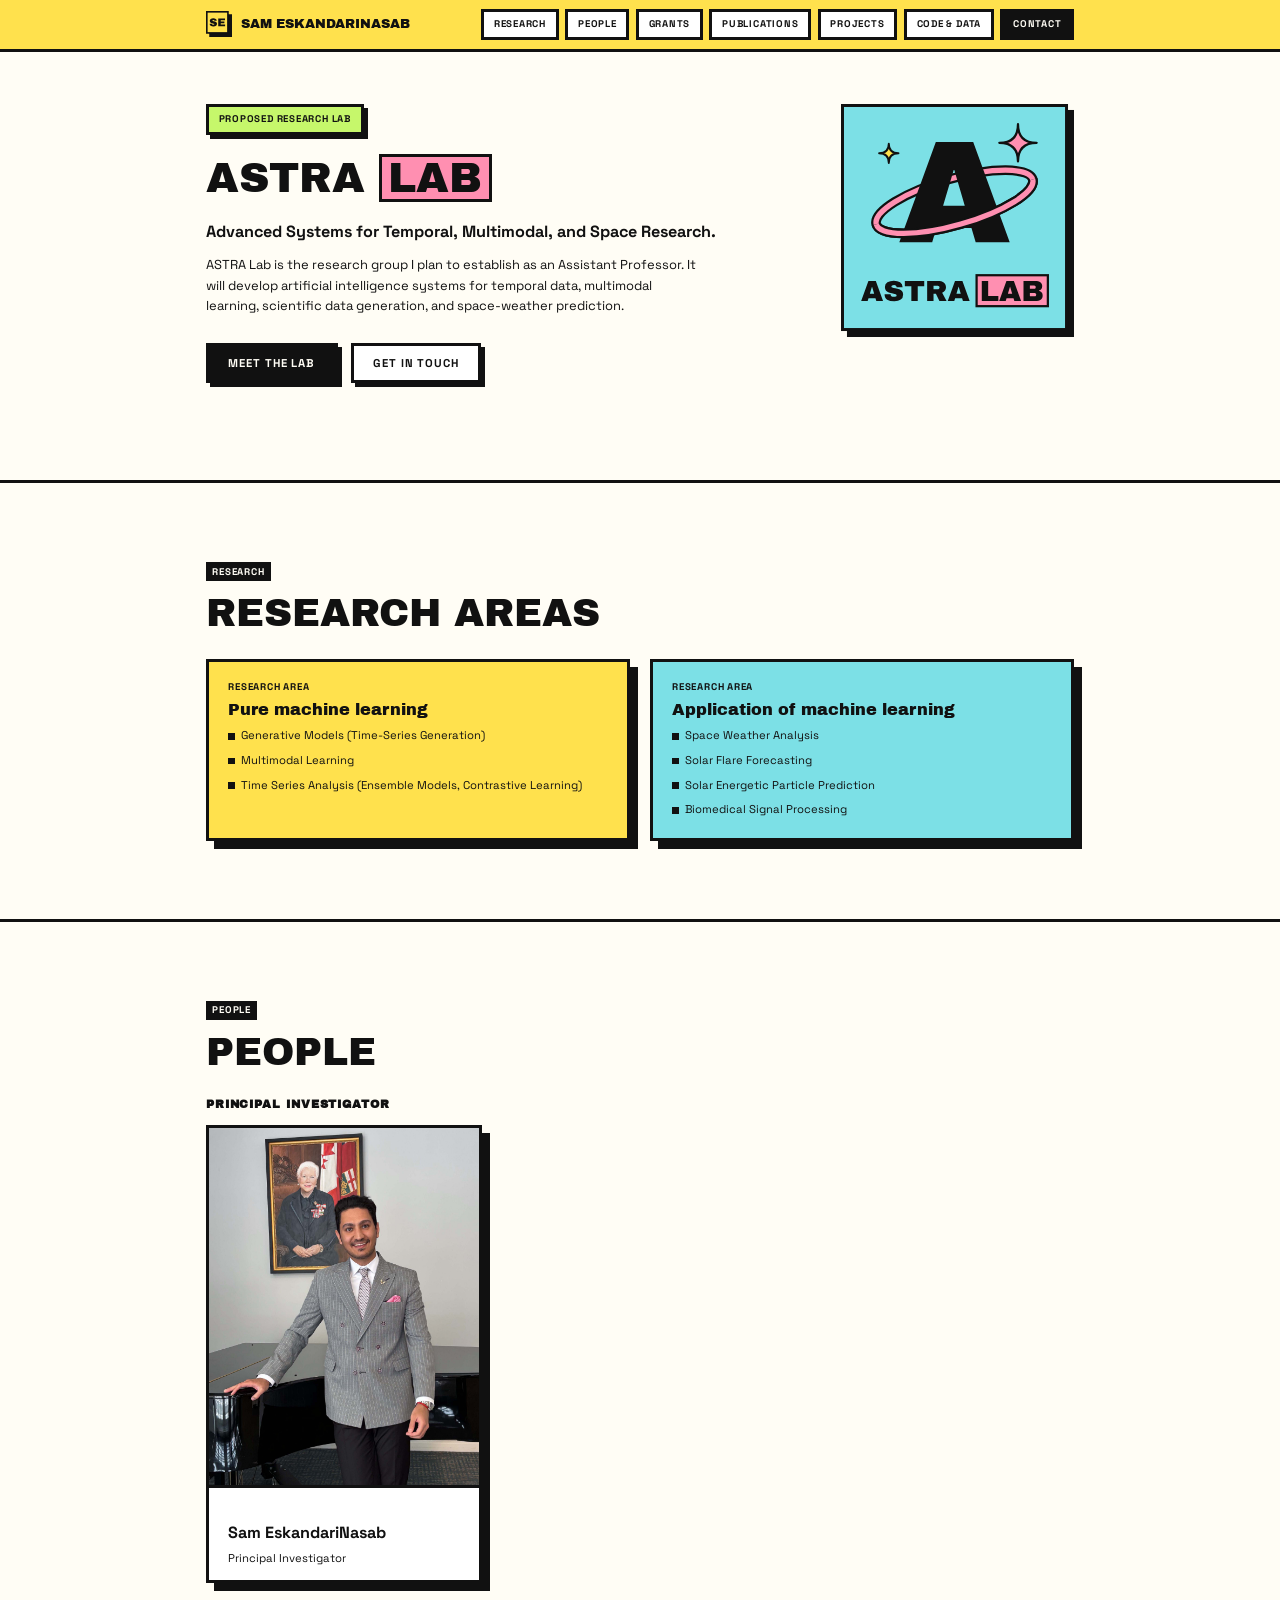
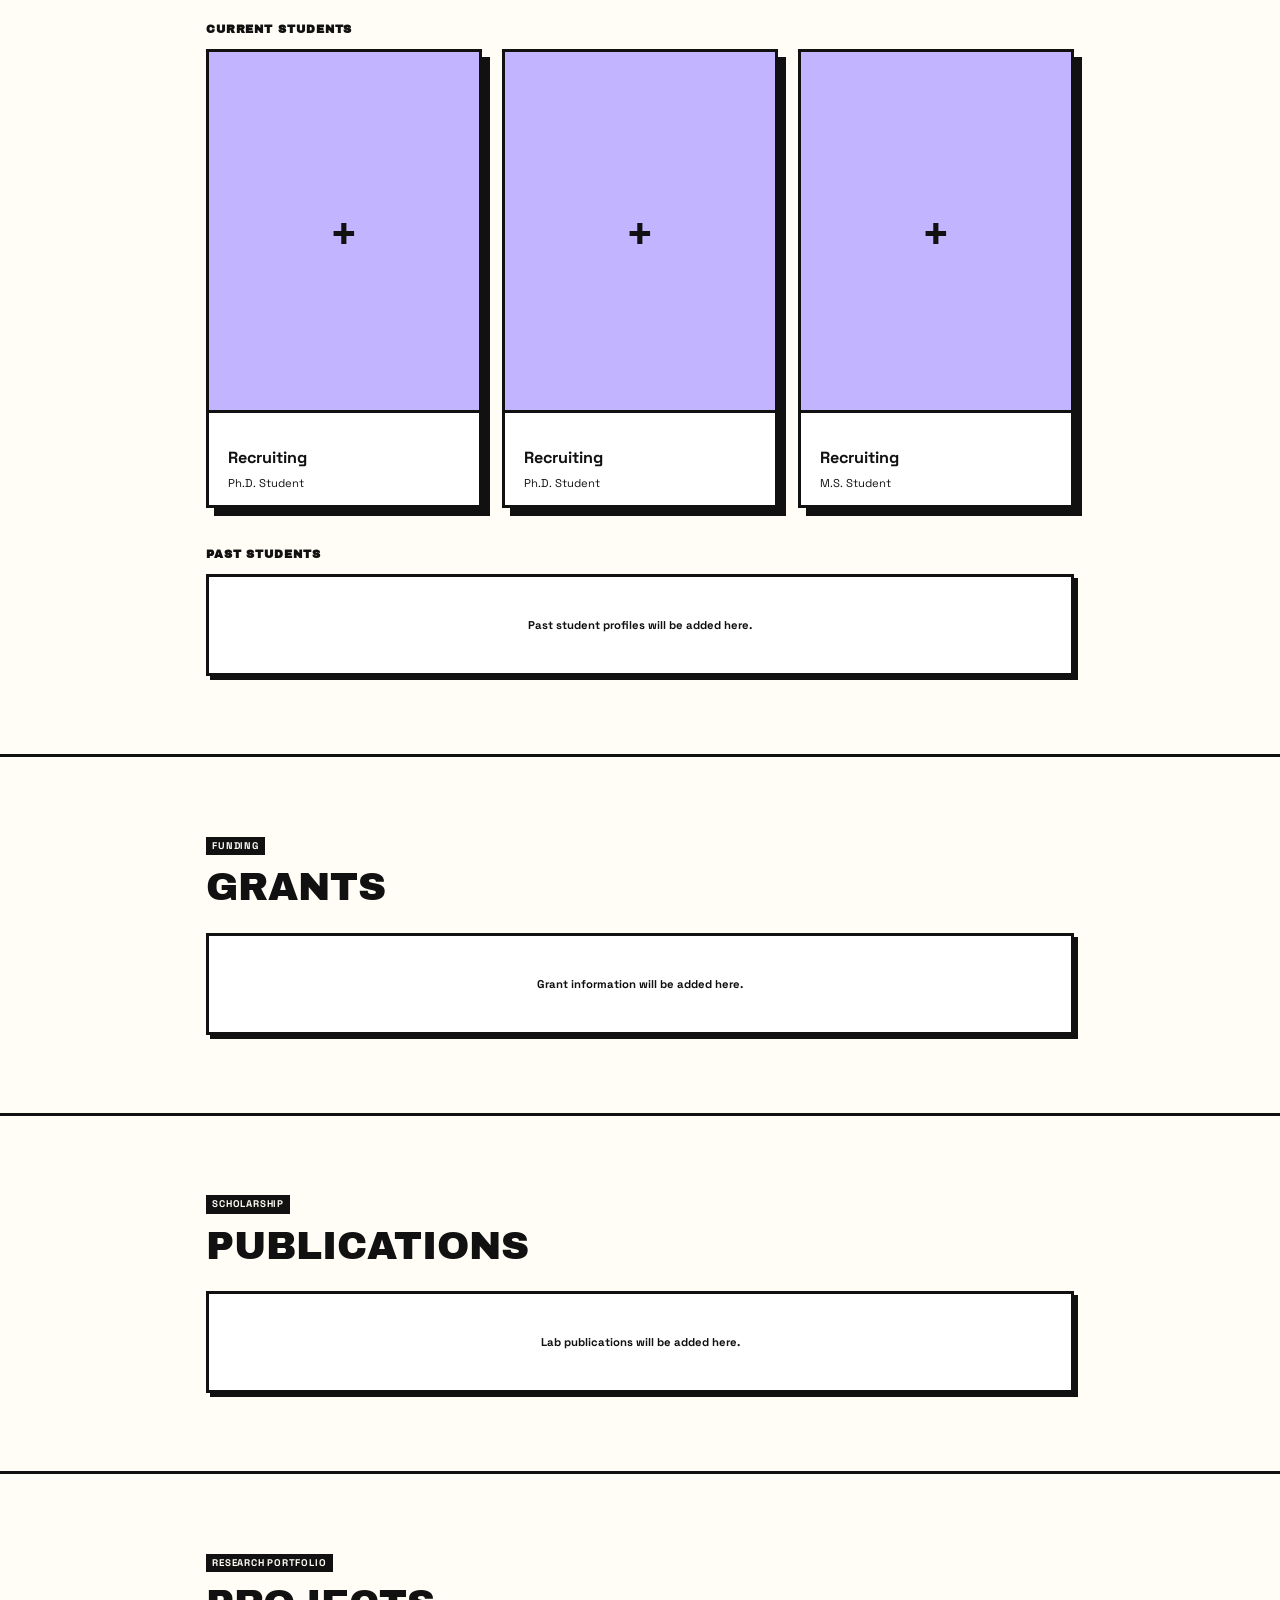
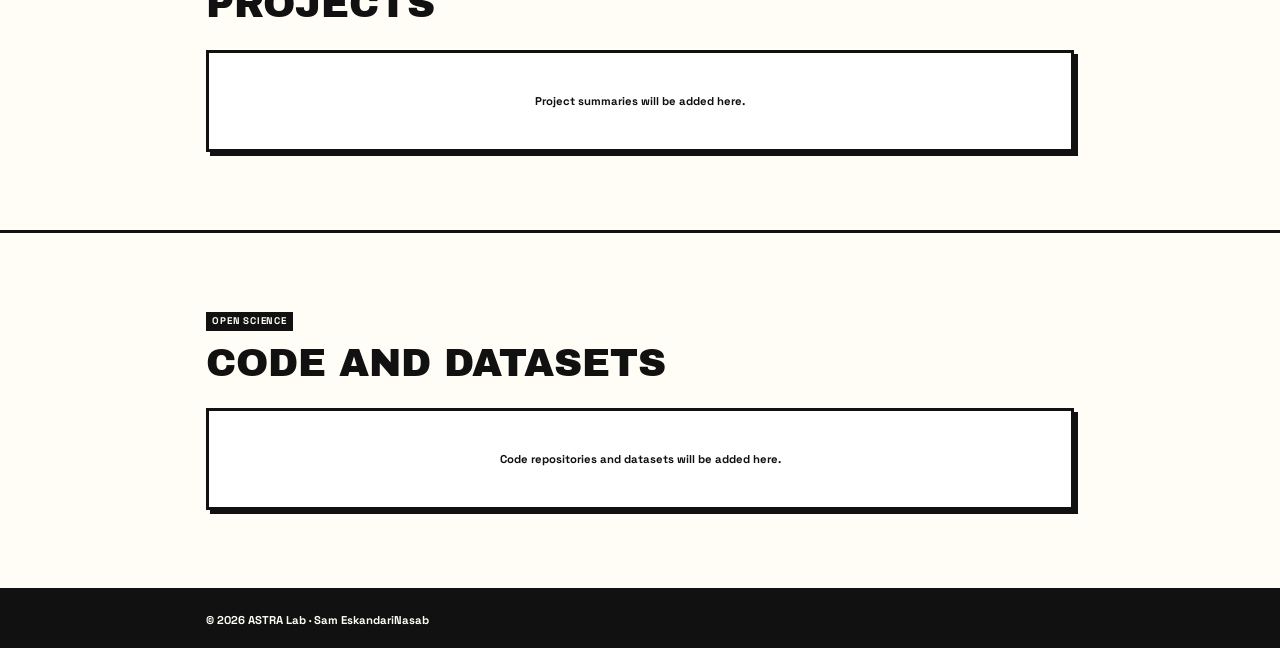
<file: astra-lab.html>
<!doctype html>
<html lang="en">
<head>
<meta charset="UTF-8" />
<meta name="viewport" content="width=device-width, initial-scale=1.0" />
<meta name="description" content="ASTRA Lab, a proposed research group in Advanced Systems for Temporal, Multimodal, and Space Research, to be established by MohammadReza (Sam) EskandariNasab as an Assistant Professor. Research vision, planned directions, and openings." />
<meta name="author" content="MohammadReza EskandariNasab" />
<meta name="theme-color" content="#FFE14D" />
<link rel="canonical" href="https://sameskandarinasab.com/astra-lab" />
<title>ASTRA Lab (Proposed) | Sam EskandariNasab</title>
<link rel="icon" type="image/png" sizes="180x180" href="assets/se-favicon.png" />
<link rel="icon" type="image/svg+xml" href="assets/se-favicon.svg" />
<link rel="apple-touch-icon" href="assets/se-favicon.png" />
<link rel="preconnect" href="https://fonts.googleapis.com" />
<link rel="preconnect" href="https://fonts.gstatic.com" crossorigin />
<link href="https://fonts.googleapis.com/css2?family=Archivo+Black&family=Space+Grotesk:wght@400;700&display=swap" rel="stylesheet" />
<meta property="og:type" content="website" />
<meta property="og:title" content="ASTRA Lab (Proposed) | Sam EskandariNasab" />
<meta property="og:description" content="Advanced Systems for Temporal, Multimodal, and Space Research: the research group MohammadReza (Sam) EskandariNasab plans to establish as an Assistant Professor." />
<meta property="og:image" content="https://sameskandarinasab.com/assets/astra-lab-logo.png" />
<meta property="og:url" content="https://sameskandarinasab.com/astra-lab" />
<meta name="twitter:card" content="summary" />
<link rel="stylesheet" href="styles.css?v=6" />
</head>
<body>

<header class="nav">
  <div class="wrap">
    <a class="brand" href="index.html"><img src="assets/se-logo.svg" width="64" height="64" alt="" /> Sam EskandariNasab</a>
    <nav class="row" aria-label="Primary">
      <a class="chip" href="#research">Research</a>
      <a class="chip" href="#people">People</a>
      <a class="chip" href="#grants">Grants</a>
      <a class="chip" href="#lab-publications">Publications</a>
      <a class="chip" href="#projects">Projects</a>
      <a class="chip" href="#code-datasets">Code &amp; Data</a>
      <a class="chip chip-dark" href="index.html#contact">Contact</a>
    </nav>
  </div>
</header>

<main id="top">

  <!-- ================= HERO ================= -->
  <section class="hero">
    <div class="wrap hero-grid">
      <div>
        <span class="chip tag">Proposed research lab</span>
        <h1 class="hero-title">ASTRA <span class="hl">Lab</span></h1>
        <p class="lead">Advanced Systems for Temporal, Multimodal, and Space Research.</p>
        <div class="prose">
          <p>
            ASTRA Lab is the research group I plan to establish as an Assistant Professor. It will develop
            artificial intelligence systems for temporal data, multimodal learning, scientific data generation,
            and space-weather prediction.
          </p>
        </div>
        <div class="actions">
          <a class="btn btn-primary" href="#people">Meet the lab</a>
          <a class="btn" href="index.html#contact">Get in touch</a>
        </div>
      </div>
      <div class="logo-panel"><img src="assets/astra-lab-logo.svg" width="624" height="624" alt="ASTRA Lab logo" /></div>
    </div>
  </section>

  <!-- ================= RESEARCH AREAS ================= -->
  <section class="section" id="research">
    <div class="wrap">
      <span class="kicker">Research</span>
      <h2 class="title-section">Research areas</h2>
      <div class="grid-2">
        <article class="card feature-yellow">
          <p class="meta">Research area</p>
          <h3 class="title-card">Pure machine learning</h3>
          <ul class="bullets">
            <li>Generative Models (Time-Series Generation)</li>
            <li>Multimodal Learning</li>
            <li>Time Series Analysis (Ensemble Models, Contrastive Learning)</li>
          </ul>
        </article>
        <article class="card feature-cyan">
          <p class="meta">Research area</p>
          <h3 class="title-card">Application of machine learning</h3>
          <ul class="bullets">
            <li>Space Weather Analysis</li>
            <li>Solar Flare Forecasting</li>
            <li>Solar Energetic Particle Prediction</li>
            <li>Biomedical Signal Processing</li>
          </ul>
        </article>
      </div>
    </div>
  </section>

  <!-- ================= PEOPLE ================= -->
  <section class="section" id="people">
    <div class="wrap">
      <span class="kicker">People</span>
      <h2 class="title-section">People</h2>

      <div class="group">
        <h3 class="subhead">Principal Investigator</h3>
        <div class="grid-3">
          <article class="card person">
            <img src="gallery/mohammadreza-sam-eskandarinasab-profile.jpg" width="2000" height="2667" alt="MohammadReza (Sam) EskandariNasab" />
            <div class="person-body">
              <h4 class="title-card">Sam EskandariNasab</h4>
              <p class="text-sm">Principal Investigator</p>
            </div>
          </article>
        </div>
      </div>

      <div class="group">
        <h3 class="subhead">Current Students</h3>
        <div class="grid-3">
          <article class="card person">
            <div class="slot" aria-hidden="true">+</div>
            <div class="person-body"><h4 class="title-card">Recruiting</h4><p class="text-sm">Ph.D. Student</p></div>
          </article>
          <article class="card person">
            <div class="slot" aria-hidden="true">+</div>
            <div class="person-body"><h4 class="title-card">Recruiting</h4><p class="text-sm">Ph.D. Student</p></div>
          </article>
          <article class="card person">
            <div class="slot" aria-hidden="true">+</div>
            <div class="person-body"><h4 class="title-card">Recruiting</h4><p class="text-sm">M.S. Student</p></div>
          </article>
        </div>
      </div>

      <div class="group">
        <h3 class="subhead">Past Students</h3>
        <div class="item empty">Past student profiles will be added here.</div>
      </div>
    </div>
  </section>

  <!-- ================= GRANTS ================= -->
  <section class="section" id="grants">
    <div class="wrap">
      <span class="kicker">Funding</span>
      <h2 class="title-section">Grants</h2>
      <div class="item empty">Grant information will be added here.</div>
    </div>
  </section>

  <!-- ================= PUBLICATIONS ================= -->
  <section class="section" id="lab-publications">
    <div class="wrap">
      <span class="kicker">Scholarship</span>
      <h2 class="title-section">Publications</h2>
      <div class="item empty">Lab publications will be added here.</div>
    </div>
  </section>

  <!-- ================= PROJECTS ================= -->
  <section class="section" id="projects">
    <div class="wrap">
      <span class="kicker">Research portfolio</span>
      <h2 class="title-section">Projects</h2>
      <div class="item empty">Project summaries will be added here.</div>
    </div>
  </section>

  <!-- ================= CODE & DATA ================= -->
  <section class="section" id="code-datasets">
    <div class="wrap">
      <span class="kicker">Open science</span>
      <h2 class="title-section">Code and datasets</h2>
      <div class="item empty">Code repositories and datasets will be added here.</div>
    </div>
  </section>
</main>

<footer class="foot">
  <div class="wrap">
    <p>© <span id="year"></span> ASTRA Lab · Sam EskandariNasab</p>
  </div>
</footer>

<script src="site.js?v=1"></script>
</body>
</html>
</file>
<file: styles.css>
/* =====================================================================
   DESIGN SYSTEM
   Every size on this page comes from the tokens below. No raw px values
   appear in component rules, so nothing can drift off-scale.

   UNIT   Tokens are in rem, so the whole system scales as one unit.
          The root size is set per screen tier, keeping every
          proportion intact (values below are at the 16px base).
          Desktop tiers run at 0.81x so the site reads denser:
            <= 960px     16px root     container (full width)
            961-1439px   12.96px root  container 907px
            1440-1799px  14.58px root  container 1021px
            >= 1800px    16.2px root   container 1134px

   TYPE   8 steps, 2 families. Headings are STEPPED, not fluid, so every
          rendered size is a token at every screen width:
                      desktop   tablet<=960   phone<=560
            hero        52          38.4          28
            section     48          32            24
          Hero steps are the largest sizes at which the full surname
          "ESKANDARINASAB." fits on one line at every width in the tier,
          while staying above the section titles.
     xs 12  labels, dates, chips, captions
     sm 14  card body, list body, buttons
     base 16  prose, list titles, brand
     md 20  card titles, contact emails
   SPACE  8-point grid: 4 8 12 16 24 32 48 64 96
   LINE   3px everywhere (kept in px so borders stay crisp). Radius 0.
   SHADOW pop-sm 4px for list items and controls, pop 8px for cards
   IMAGE  portrait at the photo's own ratio (never cropped), 288px wide;
          gallery 3:4 (the photos' own ratio, never cropped); logo 32px
   COLOR  white cards on paper; accents only on small elements,
          plus one feature block per section
   ===================================================================== */
:root{
  /* color */
  --ink:#111111;
  --paper:#FFFDF5;
  --white:#FFFFFF;
  --yellow:#FFE14D;
  --pink:#FF8FB1;
  --cyan:#7CE0E6;
  --lime:#C6F76B;
  --violet:#C3B4FF;

  /* type */
  --display:"Archivo Black", system-ui, sans-serif;
  --body:"Space Grotesk", system-ui, sans-serif;
  --fs-xs:.75rem;     /* 12 */
  --fs-sm:.875rem;    /* 14 */
  --fs-base:1rem;     /* 16 */
  --fs-md:1.25rem;    /* 20 */
  --fs-lg:1.5rem;     /* 24 */
  --fs-xl:2rem;       /* 32 */
  --fs-2xl:3rem;      /* 48 */
  --fs-hero-lg:3.25rem;/* 52 */
  --fs-hero-md:2.4rem;/* 38.4 */
  --fs-hero-sm:1.75rem;/* 28 */
  --lh-tight:1;
  --lh-snug:1.25;
  --lh-body:1.6;
  --track:.08em;

  /* space */
  --s-1:.25rem;       /* 4 */
  --s-2:.5rem;        /* 8 */
  --s-3:.75rem;       /* 12 */
  --s-4:1rem;         /* 16 */
  --s-5:1.5rem;       /* 24 */
  --s-6:2rem;         /* 32 */
  --s-7:3rem;         /* 48 */
  --s-8:4rem;         /* 64 */
  --s-9:6rem;         /* 96 */

  /* structure */
  --bw:3px;
  --bd:var(--bw) solid var(--ink);
  --pop-sm:4px 4px 0 var(--ink);
  --pop:8px 8px 0 var(--ink);
  --lift:translate(-2px, -2px);

  /* layout */
  --container:70rem;  /* 1120 */
  --gutter:var(--s-5);
  --section-y:var(--s-9);
  --nav-h:4rem;       /* 64 */
  --measure:62ch;

  /* image */
  --logo:2rem;        /* 32 */
  --stamp-w:5rem;     /* 80 */
  --gallery-w:17.5rem;/* 280 */
  --portrait-w:18rem; /* 288 */
  --portrait-ratio:1124 / 2142; /* the source photo's own shape */
}

/* Root unit per tier; everything in the system scales with it. Phones and
   tablets keep 100% so body text stays at the 16px reading minimum. */
@media (min-width:961px){  html{ font-size:81%; } }      /* 12.96px */
@media (min-width:1440px){ html{ font-size:91.125%; } }  /* 14.58px */
@media (min-width:1800px){ html{ font-size:101.25%; } }  /* 16.2px  */

/* ---------- base ---------- */
*,*::before,*::after{ box-sizing:border-box; }
html{ scroll-behavior:smooth; scroll-padding-top:var(--nav-h); }
body{
  margin:0; background:var(--paper); color:var(--ink);
  font-family:var(--body); font-size:var(--fs-base); line-height:var(--lh-body);
  -webkit-font-smoothing:antialiased;
}
img{ max-width:100%; display:block; }
a{ color:inherit; }
ul,ol{ margin:0; padding:0; list-style:none; }
h1,h2,h3{ margin:0; font-family:var(--display); font-weight:400; }
p{ margin:0; }
em{ font-style:italic; }

.wrap{ max-width:var(--container); margin:0 auto; padding:0 var(--gutter); }

/* ---------- type roles ---------- */
.kicker{
  display:inline-block; background:var(--ink); color:var(--paper);
  font-size:var(--fs-xs); font-weight:700; text-transform:uppercase; letter-spacing:var(--track);
  line-height:var(--lh-snug); padding:var(--s-1) var(--s-2); margin-bottom:var(--s-4);
}
.title-section{
  font-size:var(--fs-2xl); line-height:var(--lh-tight);
  text-transform:uppercase; margin-bottom:var(--s-6);
}
.title-card{ font-size:var(--fs-md); line-height:var(--lh-snug); margin-bottom:var(--s-2); }
.title-item{ font-family:var(--body); font-weight:700; font-size:var(--fs-base); line-height:var(--lh-snug); margin-bottom:var(--s-2); }
.meta{
  font-size:var(--fs-xs); font-weight:700; text-transform:uppercase; letter-spacing:var(--track);
  line-height:var(--lh-snug); margin-bottom:var(--s-2);
}
.org{ font-size:var(--fs-sm); font-weight:700; margin-bottom:var(--s-4); }
.text-sm{ font-size:var(--fs-sm); }
.prose p{ max-width:var(--measure); margin-bottom:var(--s-4); }
.prose p:last-child{ margin-bottom:0; }

/* ---------- controls ---------- */
.btn{
  display:inline-block; text-decoration:none; background:var(--white);
  font-size:var(--fs-sm); font-weight:700; text-transform:uppercase; letter-spacing:var(--track);
  line-height:var(--lh-snug); padding:var(--s-3) var(--s-5);
  border:var(--bd); box-shadow:var(--pop-sm); transition:transform .12s, box-shadow .12s;
}
.btn:hover{ transform:var(--lift); box-shadow:var(--pop); }
.btn-primary{ background:var(--ink); color:var(--paper); }

.chip{
  display:inline-block; text-decoration:none; background:var(--white); cursor:pointer;
  font-family:var(--body); font-size:var(--fs-xs); font-weight:700; text-transform:uppercase; letter-spacing:var(--track);
  line-height:var(--lh-snug); padding:var(--s-2) var(--s-3); border:var(--bd); color:var(--ink);
}
.chip:hover{ background:var(--yellow); }
.chip.is-active, .chip-dark{ background:var(--ink); color:var(--paper); }
.chip-dark:hover{ background:var(--pink); color:var(--ink); }
.chip-violet{ background:var(--violet); }

.row{ display:flex; flex-wrap:wrap; gap:var(--s-2); }

/* ---------- surfaces ---------- */
.card{ background:var(--white); border:var(--bd); box-shadow:var(--pop); padding:var(--s-5); }
.item{ background:var(--white); border:var(--bd); box-shadow:var(--pop-sm); padding:var(--s-4) var(--s-5); }
.feature-yellow{ background:var(--yellow); }
.feature-cyan{ background:var(--cyan); }

.grid-2{ display:grid; grid-template-columns:repeat(2, minmax(0,1fr)); gap:var(--s-5); }
.grid-3{ display:grid; grid-template-columns:repeat(3, minmax(0,1fr)); gap:var(--s-5); }
.stack{ display:flex; flex-direction:column; gap:var(--s-4); }

.bullets li{ position:relative; padding-left:var(--s-4); margin-bottom:var(--s-2); font-size:var(--fs-sm); }
.bullets li:last-child{ margin-bottom:0; }
.bullets li::before{ content:""; position:absolute; left:0; top:.6em; width:var(--s-2); height:var(--s-2); background:var(--ink); }

/* ---------- nav ---------- */
.nav{
  position:sticky; top:0; z-index:50; height:var(--nav-h);
  background:var(--yellow); border-bottom:var(--bd);
}
.nav .wrap{ height:100%; display:flex; align-items:center; justify-content:space-between; gap:var(--s-4); }
.brand{
  display:flex; align-items:center; gap:var(--s-3); text-decoration:none;
  font-family:var(--display); font-size:var(--fs-base); text-transform:uppercase;
}
.brand img{ width:var(--logo); height:var(--logo); } /* the SE mark carries its own border + shadow */

/* ---------- sections ---------- */
.section{ padding:var(--section-y) 0; border-top:var(--bd); }

/* hero */
.hero{ padding:var(--s-8) 0 var(--section-y); }
.hero-grid{ display:grid; grid-template-columns:minmax(0,1fr) var(--portrait-w); gap:var(--s-7); align-items:start; }
.tag{ background:var(--lime); box-shadow:var(--pop-sm); margin-bottom:var(--s-5); }
.hero-title{
  font-size:var(--fs-hero-lg); line-height:var(--lh-tight); hyphens:manual;
  text-transform:uppercase; margin-bottom:var(--s-5);
}
.hl{ display:inline-block; background:var(--pink); border:var(--bd); padding:0 var(--s-2); }
.hero .prose{ margin-bottom:var(--s-6); }
.hero .actions{ display:flex; flex-wrap:wrap; gap:var(--s-4); margin-bottom:var(--s-5); }
.portrait{
  justify-self:end; width:100%; max-width:var(--portrait-w); aspect-ratio:var(--portrait-ratio);
  background:var(--cyan); border:var(--bd); box-shadow:var(--pop); overflow:hidden;
}
.portrait img{ width:100%; height:100%; object-fit:contain; }

/* about */
.about-grid{ display:grid; grid-template-columns:7fr 5fr; gap:var(--s-7); align-items:start; }

/* publications */
.pub{ display:grid; grid-template-columns:var(--stamp-w) minmax(0,1fr); gap:var(--s-4); align-items:start; }
.stamp{
  font-family:var(--display); font-size:var(--fs-base); line-height:var(--lh-snug); text-align:center;
  background:var(--yellow); border:var(--bd); padding:var(--s-1) 0;
}
.stamp-muted{ background:var(--white); }
.pub a{ text-decoration:none; border-bottom:var(--bw) solid var(--pink); }
.pub a:hover{ background:var(--pink); }

/* tabs */
.tabs{ margin-bottom:var(--s-5); }
.panel{ display:none; }
.panel.is-active{ display:block; }

/* gallery */
.intro{ max-width:var(--measure); margin-bottom:var(--s-6); }
.strip{ display:flex; gap:var(--s-5); overflow-x:auto; padding:0 var(--s-2) var(--s-4) 0; scrollbar-width:none; }
.strip::-webkit-scrollbar{ display:none; }
.shot{ flex:0 0 auto; width:var(--gallery-w); margin:0; background:var(--white); border:var(--bd); box-shadow:var(--pop-sm); }
.shot img{ width:100%; height:auto; aspect-ratio:3/4; object-fit:cover; border-bottom:var(--bd); }
.shot figcaption{
  font-size:var(--fs-xs); font-weight:700; text-transform:uppercase; letter-spacing:var(--track);
  line-height:var(--lh-snug); padding:var(--s-3) var(--s-4);
}

/* contact */
.contact{ background:var(--pink); }
.contact .prose{ margin-bottom:var(--s-6); }
.mails{ display:flex; flex-wrap:wrap; gap:var(--s-4); margin-bottom:var(--s-6); }
.mail{
  text-decoration:none; font-family:var(--display); font-size:var(--fs-md); line-height:var(--lh-snug);
  background:var(--white); border:var(--bd); box-shadow:var(--pop-sm); padding:var(--s-3) var(--s-5);
  transition:transform .12s, box-shadow .12s;
}
.mail:hover{ transform:var(--lift); box-shadow:var(--pop); background:var(--yellow); }

/* footer */
.foot{ background:var(--ink); color:var(--paper); border-top:var(--bd); padding:var(--s-5) 0; }
.foot .wrap{ display:flex; justify-content:space-between; flex-wrap:wrap; gap:var(--s-4); font-size:var(--fs-sm); font-weight:700; }
.foot a{ color:var(--yellow); }

/* ---------- responsive: only tokens change ---------- */
@media (max-width:960px){
  :root{ --section-y:var(--s-8); --gutter:var(--s-4); }
  .hero-title{ font-size:var(--fs-hero-md); }
  .title-section{ font-size:var(--fs-xl); }
  .hero-grid, .about-grid, .grid-2, .grid-3{ grid-template-columns:minmax(0,1fr); }
  .portrait{ justify-self:start; }
}
@media (max-width:560px){
  .hero-title{ font-size:var(--fs-hero-sm); }
  .title-section{ font-size:var(--fs-lg); }
  .mail{ font-size:var(--fs-base); }
  .pub{ grid-template-columns:minmax(0,1fr); gap:var(--s-2); }
  .stamp{ width:var(--stamp-w); }
}
@media (prefers-reduced-motion:reduce){
  *{ transition:none !important; scroll-behavior:auto !important; }
}

/* =====================================================================
   ASTRA LAB PAGE
   Same tokens, same components. Only the pieces the lab page needs.
   ===================================================================== */
.lead{
  max-width:var(--measure); font-size:var(--fs-md); font-weight:700; line-height:var(--lh-snug);
  margin-bottom:var(--s-4);
}
/* The logo SVG draws its own tile, border and hard shadow, so the panel is just a sized slot. */
.logo-panel{ justify-self:end; width:100%; max-width:var(--portrait-w); aspect-ratio:1/1; }
.logo-panel img{ width:100%; height:100%; object-fit:contain; }

.group{ margin-bottom:var(--s-7); }
.group:last-child{ margin-bottom:0; }
.subhead{
  font-size:var(--fs-sm); font-weight:700; text-transform:uppercase; letter-spacing:var(--track);
  line-height:var(--lh-snug); margin-bottom:var(--s-4);
}
.person{ padding:0; overflow:hidden; }
.person img{ width:100%; height:auto; aspect-ratio:3/4; object-fit:cover; border-bottom:var(--bd); }
.person-body{ padding:var(--s-4) var(--s-5); }
.slot{
  display:flex; align-items:center; justify-content:center; aspect-ratio:3/4;
  background:var(--violet); border-bottom:var(--bd);
  font-family:var(--display); font-size:var(--fs-2xl); line-height:var(--lh-tight);
}
.empty{ text-align:center; font-size:var(--fs-sm); font-weight:700; padding:var(--s-7) var(--s-5); }

@media (max-width:960px){
  .logo-panel{ justify-self:start; }
}
/* Nav: one row needs ~970px (main) and ~1060px (lab, 7 links) including the
   scrollbar, so below 1080px every nav switches to the wrapping layout. */
@media (max-width:1080px){
  .nav{ height:auto; }
  .nav .wrap{ flex-wrap:wrap; padding-top:var(--s-3); padding-bottom:var(--s-3); }
}
</file>
